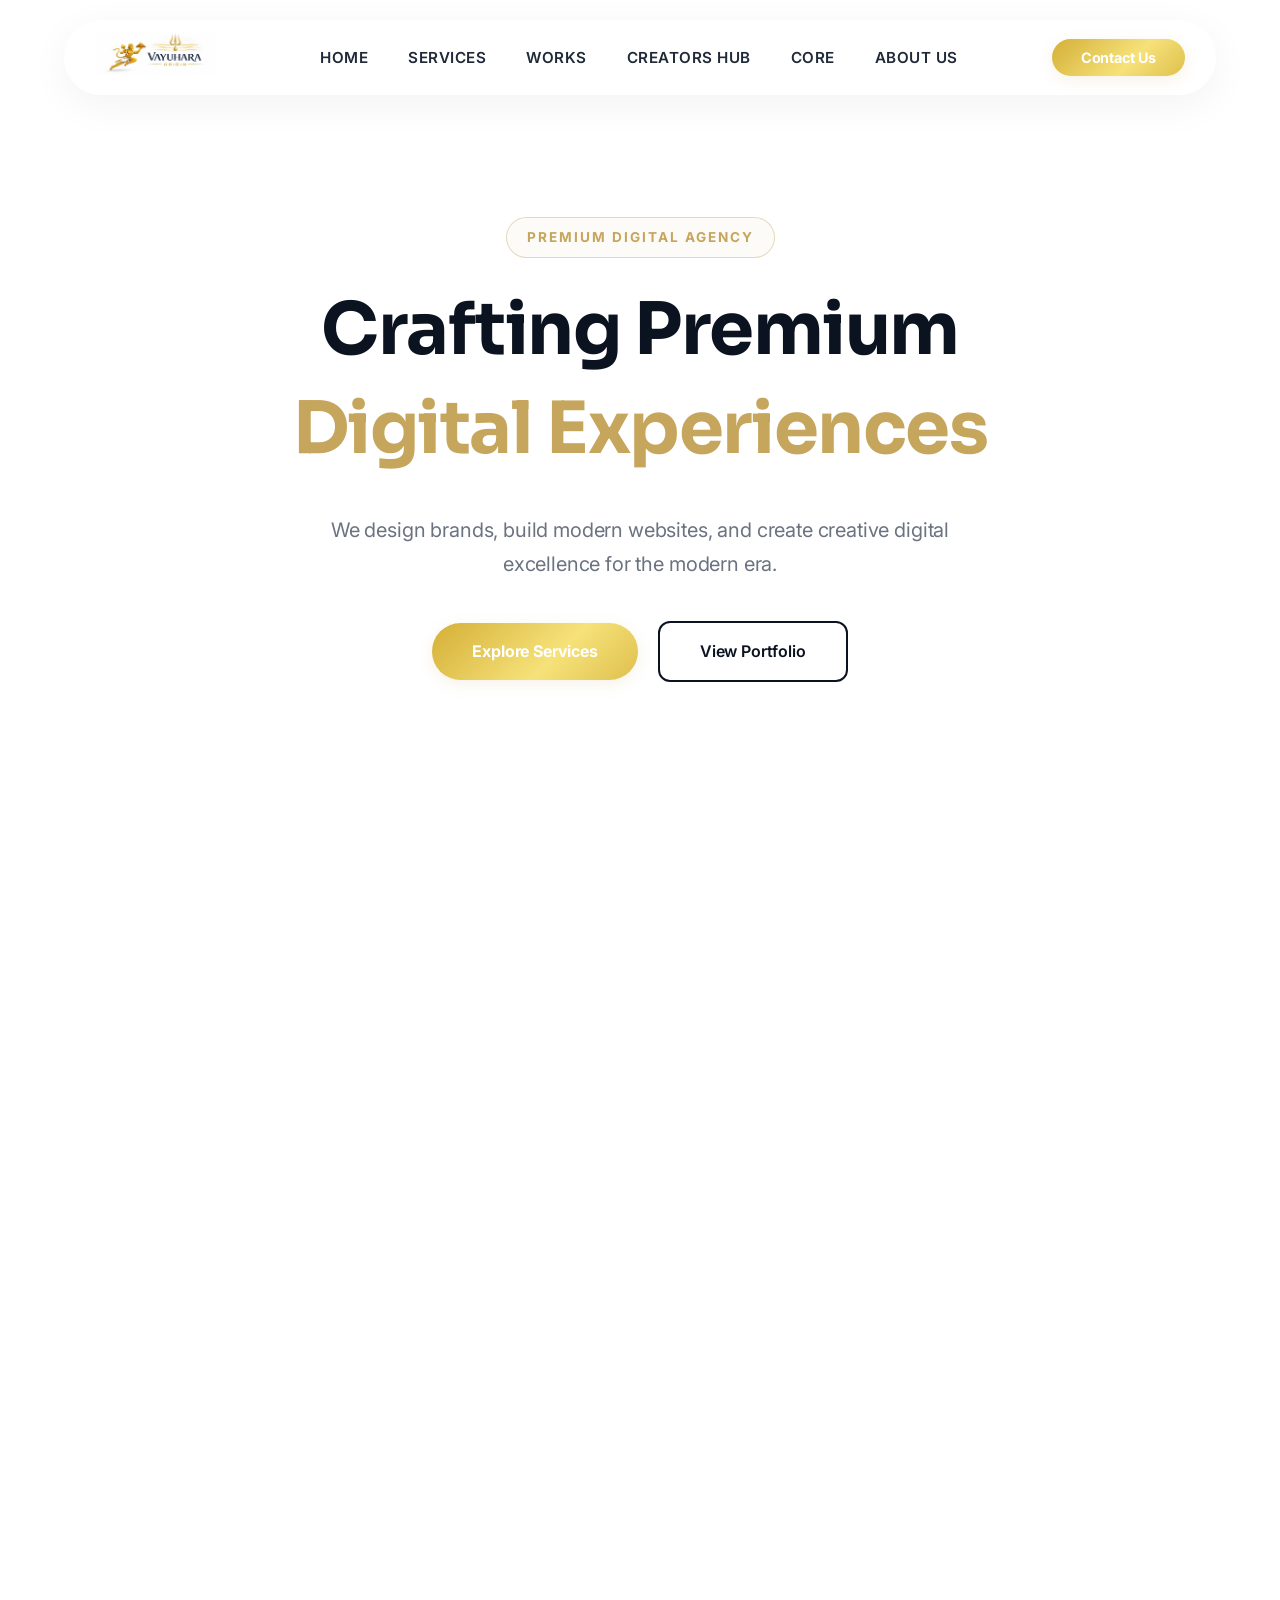
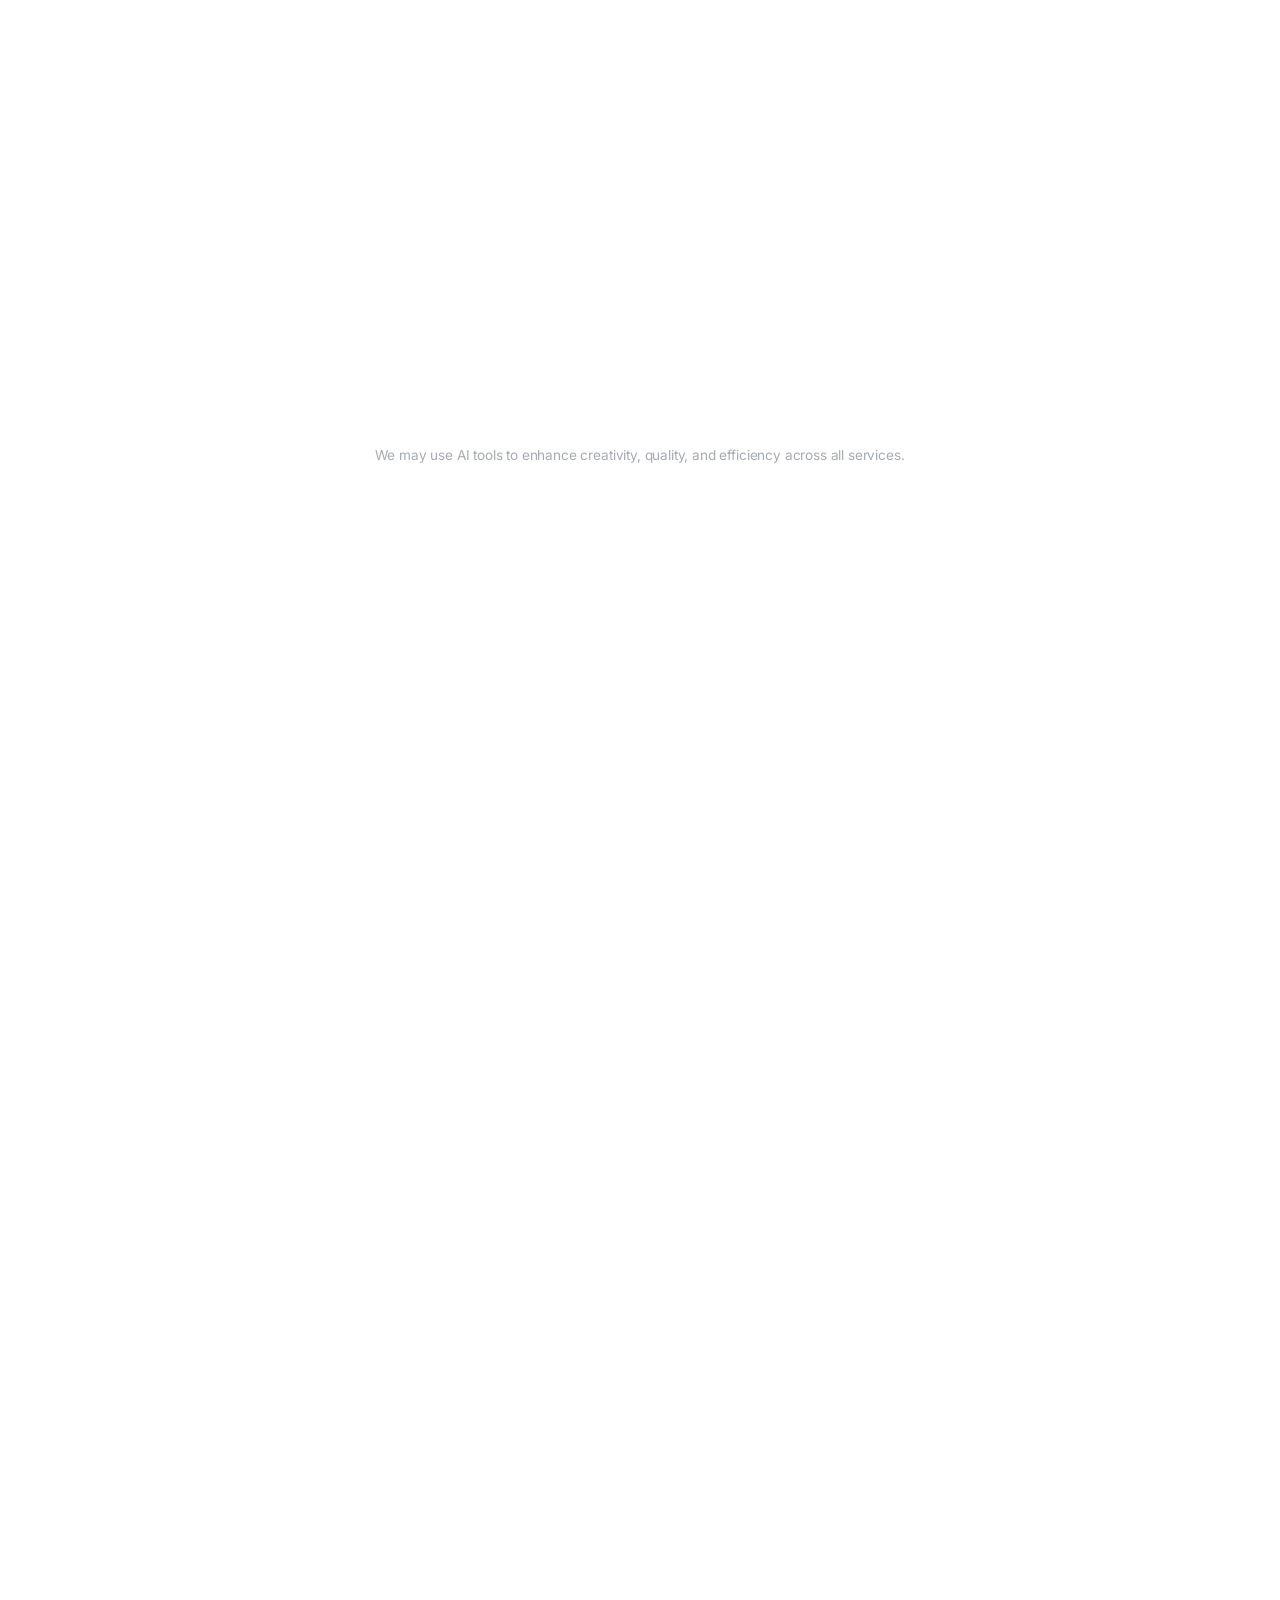
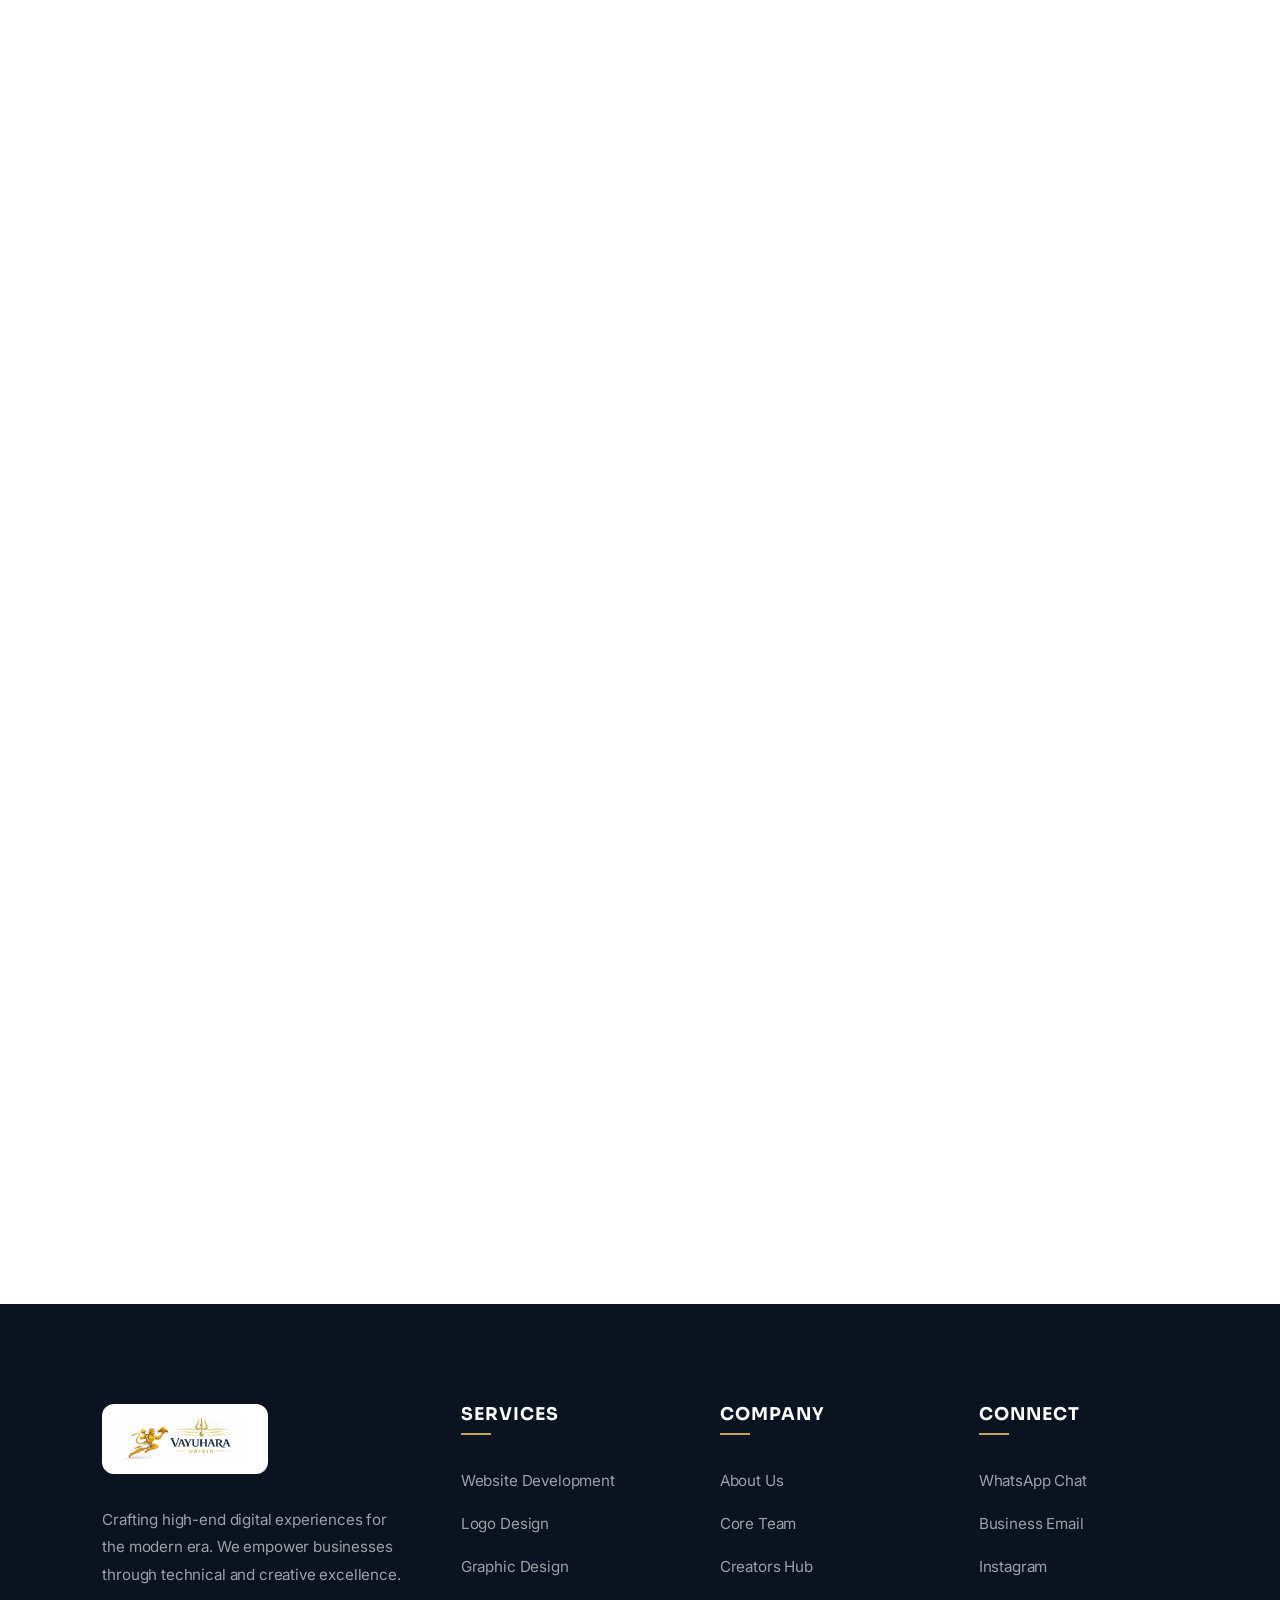
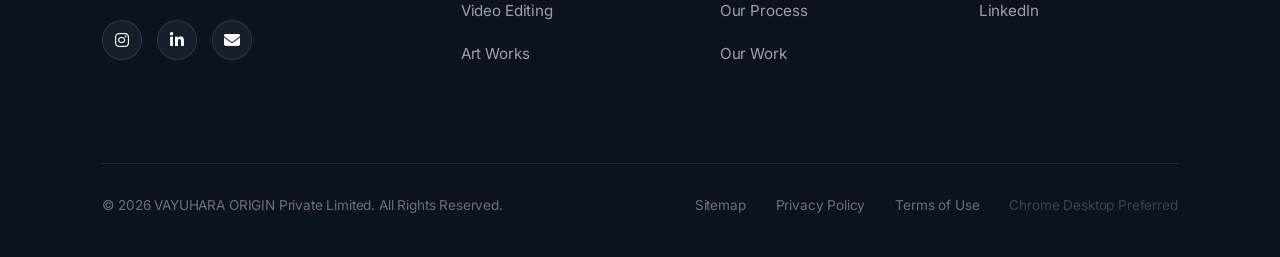
<file: index.html>
<!DOCTYPE html>
<html lang="en">
<head>
    <meta name="viewport" content="width=device-width, initial-scale=1.0">
    <meta charset="UTF-8">
    <title>VAYUHARA ORIGIN | Premium Digital Creative Agency</title>
    <meta name="description" content="VAYUHARA ORIGIN is a premium digital agency specializing in Web Development, Logo Design, Graphic Design, Video Editing, and Art Works for startups and brands.">
    <meta name="keywords" content="Creative Agency, Digital Agency, Web Development, Logo Design, Video Editing, Hyderabad Agency, Vayuhara Origin">
    
    <!-- Open Graph / Facebook -->
    <meta property="og:type" content="website">
    <meta property="og:url" content="https://vayuharaorigin.com/">
    <meta property="og:title" content="VAYUHARA ORIGIN | Premium Digital Creative Agency">
    <meta property="og:description" content="Crafting high-end digital experiences. Branding, Websites, and Content Creation.">
    <meta property="og:image" content="final logo 1.jpeg">

    <!-- Favicon Icon -->
    <link rel="icon" type="image/jpeg" href="final logo 1.jpeg">
    <!-- Font Awesome -->
    <link rel="stylesheet" href="https://cdnjs.cloudflare.com/ajax/libs/font-awesome/6.4.0/css/all.min.css">
    <!-- Fonts -->
    <link rel="preconnect" href="https://fonts.googleapis.com">
    <link rel="preconnect" href="https://fonts.gstatic.com" crossorigin>
    <link href="https://fonts.googleapis.com/css2?family=Inter:wght@400;500;600&family=Sora:wght@600;700;800&display=swap" rel="stylesheet">
    <!-- Custom CSS -->
    <link rel="stylesheet" href="style.css">
</head>
<body>

    <div id="scroll-progress"></div>
    <div id="back-to-top"><i class="fas fa-arrow-up"></i></div>
    <!-- Floating Glassmorphism Pill Navbar -->
    <nav id="main-nav" class="pill-nav">
        <a href="#hero" class="logo">
            <img src="final logo 1.jpeg" alt="VAYUHARA ORIGIN">
        </a>
        
        <ul class="nav-links">
            <li><a href="#hero">Home</a></li>
            <li><a href="#services">Services</a></li>
            <li><a href="#portfolio">Works</a></li>
            <li><a href="#creators-hub">Creators Hub</a></li>
            <!-- <li><a href="#reviews">Reviews</a></li> -->
            <li><a href="#core">Core</a></li>
            <li><a href="#about">About Us</a></li>
        </ul>
        
        <a href="#contact" class="btn btn-primary nav-cta">Contact Us</a>

        <div class="mobile-menu-btn" id="mobile-menu-btn">
            <i class="fas fa-bars"></i>
        </div>
    </nav>
    
    <!-- Mobile Menu Overlay -->
    <div class="mobile-overlay" id="mobile-overlay">
        <button class="close-menu" id="close-menu">&times;</button>
        <ul class="mobile-links">
            <li><a href="#hero" class="mobile-link">Home</a></li>
            <li><a href="#services" class="mobile-link">Services</a></li>
            <li><a href="#portfolio" class="mobile-link">Works</a></li>
            <li><a href="#creators-hub" class="mobile-link">Creators Hub</a></li>
            <!-- <li><a href="#reviews" class="mobile-link">Reviews</a></li> -->
            <li><a href="#core" class="mobile-link">Core</a></li>
            <li><a href="#about" class="mobile-link">About Us</a></li>
            <li><a href="#contact" class="mobile-link">Contact Us</a></li>
        </ul>
    </div>

    <!-- Centered Hero Section -->
    <section class="hero scattered-hero" id="hero">
        <div class="hero-content-center reveal">
            <div class="hero-chip">Premium Digital Agency</div>
            <h1 class="hero-title">
                <span class="text-mask"><span class="text-reveal">Crafting Premium</span></span><br>
                <span class="text-mask"><span class="text-reveal" style="color: var(--accent);">Digital Experiences</span></span>
            </h1>
            <p class="hero-subtitle">We design brands, build modern websites, and create creative digital excellence for the modern era.</p>
            <div class="cta-group center-cta">
                <a href="#services" class="btn btn-primary">Explore Services</a>
                <a href="#portfolio" class="btn btn-outline" style="border: 2px solid var(--primary); color: var(--primary);">View Portfolio</a>
            </div>
        </div>
    </section>


    <!-- Services Section (Agency Layout) -->
    <section class="services" id="services" style="padding: 100px 8%; background: var(--white);">
        <div class="section-head reveal" style="text-align: center; margin-bottom: 80px;">
            <h2 style="font-size: 2.8rem; margin-bottom: 1rem;">
                <span class="text-mask"><span class="text-reveal">Our Services</span></span>
            </h2>
            <div class="accent-line"></div>
        </div>

        <div class="services-grid">
            <div class="service-card reveal delay-1">
                <div class="service-icon"><i class="fas fa-laptop-code"></i></div>
                <h3>Website Development</h3>
                <p>Modern, responsive, and professional websites tailored to your business needs.</p>
            </div>
            <div class="service-card reveal delay-2">
                <div class="service-icon"><i class="fas fa-vector-square"></i></div>
                <h3>Logo Design</h3>
                <p>Iconic visual identities that capture your brand's essence and luxury status.</p>
            </div>
            <div class="service-card reveal delay-3">
                <div class="service-icon"><i class="fas fa-bezier-curve"></i></div>
                <h3>Graphic Design</h3>
                <p>Stunning visual assets for digital and print marketing excellence.</p>
            </div>
            <div class="service-card reveal delay-4">
                <div class="service-icon"><i class="fas fa-photo-video"></i></div>
                <h3>Video Editing</h3>
                <p>Professional video storytelling and high-end cinematic content quality.</p>
            </div>
            <div class="service-card reveal delay-5">
                <div class="service-icon"><i class="fas fa-pencil-ruler"></i></div>
                <h3>Art Works</h3>
                <p>Bespoke digital illustrations and visual masterpieces for your creative brand.</p>
            </div>
            <div class="service-card reveal delay-6">
                <div class="service-icon"><i class="fas fa-file-invoice"></i></div>
                <h3>Poster Design</h3>
                <p>Eye-catching posters and promotional materials designed to get your brand noticed.</p>
            </div>
        </div>

        <div class="services-disclaimer reveal" style="text-align: center; margin-top: 80px; opacity: 0.6; font-size: 0.85rem; color: var(--text-light); max-width: 700px; margin-left: auto; margin-right: auto; line-height: 1.6;">
            We may use AI tools to enhance creativity, quality, and efficiency across all services.
        </div>
    </section>


    <!-- Portfolio Section (Interactive Folder System) -->
    <section class="portfolio reveal" id="portfolio">
        <div class="section-head">
            <h2>Our Work</h2>
            <div class="accent-line"></div>
        </div>
        
        <div class="portfolio-grid">
            <a href="logo-design.html" class="portfolio-card folder-clickable reveal delay-1">
                <i class="fas fa-compass-drafting"></i>
                <h3>Logos & Posters</h3>
                <span class="folder-status">Explore</span>
            </a>
            <a href="graphic-design.html" class="portfolio-card reveal folder-clickable delay-2">
                <i class="fas fa-layer-group"></i>
                <h3>Graphic Design</h3>
                <span class="folder-status">Explore</span>
            </a>
            <a href="video-editing.html" class="portfolio-card reveal folder-clickable delay-3">
                <i class="fas fa-play-circle"></i>
                <h3>Video Editing</h3>
                <span class="folder-status">Explore</span>
            </a>
            <a href="art-works.html" class="portfolio-card reveal folder-clickable delay-4">
                <i class="fas fa-swatchbook"></i>
                <h3>Art Works</h3>
                <span class="folder-status">Explore</span>
            </a>
        </div>
    </section>

    <!-- Creators Hub Section -->
    <section class="creators-hub reveal" id="creators-hub" style="padding: 100px 8%; background: var(--white);">
        <div class="section-head reveal" style="text-align: center; margin-bottom: 80px;">
            <h2 style="font-size: 2.8rem; margin-bottom: 1rem;">
                <span class="text-mask"><span class="text-reveal">Creators Hub</span></span>
            </h2>
            <div class="accent-line"></div>
        </div>

        <div class="hub-grid">
            <div class="hub-card reveal delay-1">
                <div class="hub-icon"><img src="harsha.jpg" alt="Harsha Vardhan" style="width: 100%; height: 100%; object-fit: cover;"></div>
                <h3><a href="harsha-vardhan.html" target="_blank" style="color: inherit; text-decoration: none; transition: var(--transition);" onmouseover="this.style.color='var(--accent)'" onmouseout="this.style.color='inherit'">Harsha Vardhan</a></h3>
                <p class="role-text" style="color: var(--accent); font-weight: 600; margin-bottom: 0.5rem; font-size: 0.9rem;">Digital Creator</p>
                <p>Visual creator with 4+ years of experience in editing and VFX. Creator of POVs Matter.</p>
                <a href="harsha-vardhan.html" target="_blank" class="hub-link">View Profile <i class="fas fa-arrow-right"></i></a>
            </div>
            <!-- 
            <div class="hub-card reveal delay-2">
                <div class="hub-icon"><i class="fas fa-user-circle"></i></div>
                <h3><a href="rohith.html" target="_blank" style="color: inherit; text-decoration: none; transition: var(--transition);" onmouseover="this.style.color='var(--accent)'" onmouseout="this.style.color='inherit'">Rohith</a></h3>
                <p class="role-text" style="color: var(--accent); font-weight: 600; margin-bottom: 0.5rem; font-size: 0.9rem;">Digital Creator</p>
                <p>Specializing in modern design and dynamic media experiences.</p>
                <a href="rohith.html" target="_blank" class="hub-link">View Profile <i class="fas fa-arrow-right"></i></a>
            </div>
            
            <div class="hub-card reveal delay-3">
                <div class="hub-icon"><i class="fas fa-user-circle"></i></div>
                <h3><a href="narasimha.html" target="_blank" style="color: inherit; text-decoration: none; transition: var(--transition);" onmouseover="this.style.color='var(--accent)'" onmouseout="this.style.color='inherit'">Narasimha</a></h3>
                <p class="role-text" style="color: var(--accent); font-weight: 600; margin-bottom: 0.5rem; font-size: 0.9rem;">Digital Creator</p>
                <p>Crafting stunning visual experiences and high-quality creative assets.</p>
                <a href="narasimha.html" target="_blank" class="hub-link">View Profile <i class="fas fa-arrow-right"></i></a>
            </div>
            -->
        </div>
        
        <!--
        <div class="cta-group reveal" style="display: flex; justify-content: center; margin-top: 60px;">
            <a href="#contact" class="btn btn-primary">Join the Hub</a>
        </div>
        -->
    </section>

    <!-- About Section (Final Professional Layout) -->
    <section class="about reveal" id="about" style="padding: 100px 8%; background: var(--bg-soft);">
        <div class="about-text" style="text-align: center; max-width: 900px; margin: 0 auto;">
            <div class="accent-line" style="margin-bottom: 2rem;"></div>
            <h2 style="font-size: 2.8rem; margin-bottom: 2.5rem; line-height: 1.2;">About <span style="color: var(--accent);">VAYUHARA ORIGIN</span></h2>
            
            <p style="font-size: 1.15rem; color: var(--text-light); margin-bottom: 1.5rem; line-height: 1.8;">VAYUHARA ORIGIN is a growing startup providing creative digital solutions to help businesses build a strong online presence. We specialize in website development, branding, graphic design, social media creatives, and video editing, delivering clean and modern results tailored for startups and growing brands.</p>
            
            <p style="font-size: 1.15rem; color: var(--text-light); margin-bottom: 2.5rem; line-height: 1.8;">Under the visionary leadership of our CEOs, <strong>SAHADEVAIAH MUKKARA</strong> and <strong>RAMADEVI MUKKARA</strong>, and founded by <strong>PADMA TEJA MUKKARA</strong> and <strong>YASHWANTH MUKKARA</strong>, our mission is to support businesses with reliable, affordable, and professional digital services that help them grow with confidence.</p>
            
            <p style="font-size: 1.15rem; color: var(--primary); font-weight: 600; line-height: 1.8; background: var(--white); padding: 15px 30px; border-radius: 50px; display: inline-block; box-shadow: 0 10px 30px rgba(0,0,0,0.03);">
                <i class="fas fa-envelope" style="color: var(--accent); margin-right: 10px;"></i> Business enquiries: <a href="mailto:vayuharaorigin@gmail.com" style="color: inherit; text-decoration: none; transition: all 0.3s ease;" onmouseover="this.style.color='var(--accent)'" onmouseout="this.style.color='inherit'">vayuharaorigin@gmail.com</a>
            </p>

        </div>
    </section>

    <!-- Core Team Section -->
    <section class="core-team reveal" id="core" style="padding: 100px 8%; background: var(--bg-white);">
        <div class="section-head reveal" style="text-align: center; margin-bottom: 80px;">
            <h2 style="font-size: 2.8rem; margin-bottom: 1rem;">
                <span class="text-mask"><span class="text-reveal">Our Core</span></span>
            </h2>
            <div class="accent-line"></div>
        </div>

        <div class="team-grid">
            <div class="team-card reveal delay-1">
                <div class="team-img-wrapper">
                    <img src="founder.jpg" alt="Padma Teja Mukkara">
                </div>
                <div class="team-info">
                    <h3>Padma Teja Mukkara</h3>
                    <p class="team-role">Founder</p>
                </div>
            </div>

            <div class="team-card reveal delay-2">
                <div class="team-img-wrapper">
                    <img src="cofounder.jpg" alt="Yashwanth Mukkara">
                </div>
                <div class="team-info">
                    <h3>Yashwanth Mukkara</h3>
                    <p class="team-role">Co-Founder</p>
                </div>
            </div>

            <div class="team-card reveal delay-3">
                <div class="team-img-wrapper">
                    <img src="director_divya.png" alt="Divya Sree Mukkara">
                </div>
                <div class="team-info">
                    <h3>Divya Sree Mukkara</h3>
                    <p class="team-role">Director</p>
                </div>
            </div>
        </div>
    </section>

    <!-- Process Section (Horizontal Premium Timeline) -->
    <section class="process reveal" id="process" style="padding: 120px 8%; background: var(--white);">
        <div class="section-head" style="text-align: center; margin-bottom: 40px;">
            <h2 style="font-size: 2.8rem;">Our Process</h2>
            <div class="accent-line"></div>
        </div>
        <div class="process-horizontal">
            <div class="process-step reveal">
                <div class="step-number">01</div>
                <h3>Discovery</h3>
                <p>Establishing digital strategy and high-end project goals.</p>
            </div>
            <div class="process-step reveal">
                <div class="step-number">02</div>
                <h3>Design</h3>
                <p>Crafting initial luxury concepts and premium visual strategy.</p>
            </div>
            <div class="process-step reveal">
                <div class="step-number">03</div>
                <h3>Development</h3>
                <p>Building world-class digital assets with technical precision.</p>
            </div>
            <div class="process-step reveal">
                <div class="step-number">04</div>
                <h3>Launch</h3>
                <p>Delivering high-quality final content and brand deployment.</p>
            </div>
        </div>
    </section>


    <!-- Client Reviews Section (Hidden for now) -->
    <section class="reviews reveal" id="reviews" style="display: none; padding: 120px 8%; background: var(--bg-soft);">
        <div class="section-head" style="text-align: center; margin-bottom: 60px;">
            <h2 style="font-size: 2.8rem;">Client Reviews</h2>
            <div class="accent-line"></div>
        </div>
        
        <div class="reviews-grid">
            <!-- Review 1 -->
            <div class="review-card reveal delay-1">
                <div class="review-stars">
                    <i class="fas fa-star"></i><i class="fas fa-star"></i><i class="fas fa-star"></i><i class="fas fa-star"></i><i class="fas fa-star"></i>
                </div>
                <p class="review-text">"The movie end credits you edited for us are world-class. The motion graphics and timing were exactly what we needed for the big screen. Great work Vayuhara team!"</p>
                <div class="client-meta">
                    <div class="client-avatar">S</div>
                    <div class="client-details">
                        <h4>Surya</h4>
                        <span>Film Maker</span>
                    </div>
                </div>
            </div>

            <!-- Review 2 -->
            <div class="review-card reveal delay-2">
                <div class="review-stars">
                    <i class="fas fa-star"></i><i class="fas fa-star"></i><i class="fas fa-star"></i><i class="fas fa-star"></i><i class="fas fa-star-half-alt"></i>
                </div>
                <p class="review-text">"Our digital wedding invitation video came out so beautifully. Everyone in the family loved the design and the music sync. Thank you for making our special day even better!"</p>
                <div class="client-meta">
                    <div class="client-avatar">AN</div>
                    <div class="client-details">
                        <h4>Anil Naidu</h4>
                        <span>Individual Client</span>
                    </div>
                </div>
            </div>

            <!-- Review 3 -->
            <div class="review-card reveal delay-3">
                <div class="review-stars">
                    <i class="fas fa-star"></i><i class="fas fa-star"></i><i class="fas fa-star"></i><i class="fas fa-star"></i><i class="far fa-star"></i>
                </div>
                <p class="review-text">"The posters and motion graphics for my short film were brilliant. The end credits also tied the entire film together perfectly. Really impressed with your creative vision!"</p>
                <div class="client-meta">
                    <div class="client-avatar">D</div>
                    <div class="client-details">
                        <h4>Dinesh</h4>
                        <span>Short Film Director</span>
                    </div>
                </div>
            </div>
        </div>
    </section>

    <!-- Brand CTA Section -->
    <section class="cta-section reveal">
        <h2 style="font-weight: 800;">Ready to Build Your Brand?</h2>
        <p>Join our growing network of clients and transform your brand with world-class digital excellence.</p>
        <a href="#contact" class="btn btn-primary" style="padding: 1.2rem 3rem;">Contact Us</a>
    </section>


    <!-- Testimonials Section -->
    <section class="section" id="testimonials">
        <div class="section-header reveal">
            <span class="section-tag">Testimonials</span>
            <h2 class="section-title">What Our Clients Say</h2>
            <div class="accent-line"></div>
        </div>

        <div class="testimonials-container reveal">
            <div class="testimonial-card">
                <p class="testimonial-text">"The motion posters they created for my short films were absolutely cinematic. Vayuhara Origin brought my vision to life with stunning visual storytelling."</p>
                <div class="client-info">
                    <div class="client-details">
                        <div class="client-name">Dinesh</div>
                        <div class="client-role">Short Film Director — Motion Posters & Promotions</div>
                    </div>
                </div>
            </div>
            <div class="testimonial-card">
                <p class="testimonial-text">"They edited my 3-minute short film and crafted the end credits with such precision and style. Every frame felt intentional and professional."</p>
                <div class="client-info">
                    <div class="client-details">
                        <div class="client-name">Surya</div>
                        <div class="client-role">Short Film Maker — Film Edit & End Credits</div>
                    </div>
                </div>
            </div>
            <div class="testimonial-card">
                <p class="testimonial-text">"Our wedding invitation video was beautifully crafted — elegant, emotional, and exactly what we dreamed of. Truly a memorable keepsake."</p>
                <div class="client-info">
                    <div class="client-details">
                        <div class="client-name">Kiran & Priya</div>
                        <div class="client-role">Wedding Invitation Video</div>
                    </div>
                </div>
            </div>
        </div>
    </section>

    <!-- Contact Section -->
    <section class="contact reveal" id="contact">
        <div class="section-head">
            <h2>Reach Us</h2>
            <p style="margin-top: 1rem; color: var(--text-light); max-width: 600px; margin-left: auto; margin-right: auto; font-size: 1.1rem;">Let's discuss your ideas and bring them to life.</p>
            <div class="accent-line"></div>
        </div>

        <div class="contact-grid reveal">
            <!-- Left Side: Contact Info & Services -->
            <div class="contact-info">
                <div class="info-group">
                    <h3>Contact Information</h3>
                    <p><i class="fas fa-envelope"></i> <a href="mailto:vayuharaorigin@gmail.com" style="color: inherit; text-decoration: none; transition: color 0.3s ease;" onmouseover="this.style.color='var(--primary)'" onmouseout="this.style.color='inherit'">vayuharaorigin@gmail.com</a></p>
                    <p><i class="fas fa-phone"></i> <a href="tel:+919063996713" style="color: inherit; text-decoration: none; transition: color 0.3s ease;" onmouseover="this.style.color='var(--primary)'" onmouseout="this.style.color='inherit'">+91 9063996713</a> <span style="font-size: 0.85rem; color: var(--accent); font-weight: 600; margin-left: 5px;">(WhatsApp msgs & calls only)</span></p>
                    <!-- WhatsApp Direct Button -->
                    <a href="https://wa.me/919063996713?text=Hi%20Vayuhara%20Origin%2C%20I%20would%20like%20to%20inquire%20about%20your%20services." target="_blank" rel="noopener noreferrer" id="whatsapp-direct-btn" style="display: inline-flex; align-items: center; gap: 10px; margin-top: 1.2rem; padding: 14px 28px; background: #25D366; color: #fff; font-weight: 700; font-size: 1rem; border-radius: 30px; text-decoration: none; box-shadow: 0 6px 20px rgba(37,211,102,0.3); transition: all 0.3s ease;" onmouseover="this.style.transform='translateY(-3px)'; this.style.boxShadow='0 10px 30px rgba(37,211,102,0.45)';" onmouseout="this.style.transform='none'; this.style.boxShadow='0 6px 20px rgba(37,211,102,0.3)';">
                        <i class="fab fa-whatsapp" style="font-size: 1.5rem;"></i> Chat on WhatsApp
                    </a>

                    <div style="margin-top: 1rem; display: flex; gap: 12px; flex-wrap: wrap;">
                        <a href="https://www.instagram.com/vayuhara.origin?igsh=c3M5eHlwMWFlYTZ4" target="_blank" rel="noopener noreferrer" style="display: inline-flex; align-items: center; padding: 10px 20px; background: linear-gradient(45deg, #f09433 0%, #e6683c 25%, #dc2743 50%, #cc2366 75%, #bc1888 100%); color: #fff; font-weight: 600; border-radius: 30px; text-decoration: none; transition: all 0.3s ease;" onmouseover="this.style.boxShadow='0 8px 25px rgba(225, 48, 108, 0.4)'; this.style.transform='translateY(-3px)';" onmouseout="this.style.boxShadow='none'; this.style.transform='none';">
                            <i class="fab fa-instagram" style="font-size: 1.2rem; margin-right: 8px;"></i> Instagram
                        </a>
                        <a href="https://www.linkedin.com/in/vayuharaorigin/" target="_blank" rel="noopener noreferrer" style="display: inline-flex; align-items: center; padding: 10px 20px; background: #0a66c2; color: #fff; font-weight: 600; border-radius: 30px; text-decoration: none; transition: all 0.3s ease;" onmouseover="this.style.boxShadow='0 8px 25px rgba(10, 102, 194, 0.4)'; this.style.transform='translateY(-3px)';" onmouseout="this.style.boxShadow='none'; this.style.transform='none';">
                            <i class="fab fa-linkedin" style="font-size: 1.2rem; margin-right: 8px;"></i> LinkedIn
                        </a>
                    </div>
                </div>
                
                <div class="info-group">
                    <h3>Services</h3>
                    <ul class="contact-serviceslist">
                        <li><i class="fas fa-drafting-compass"></i> Logo Design</li>
                        <li><i class="fas fa-swatchbook"></i> Artworks</li>
                        <li><i class="fas fa-play-circle"></i> Video Editing</li>
                        <li><i class="fas fa-network-wired"></i> Website Developing</li>
                        <li><i class="fas fa-object-group"></i> Digital Design</li>
                    </ul>
                </div>

                <p class="ai-disclaimer">
                    <i class="fas fa-wand-magic-sparkles"></i>
                    We may use AI tools to enhance quality, creativity, and efficiency across any of the above services.
                </p>
            </div>

            <!-- Right Side: WhatsApp Inquiry Form -->
            <div class="contact-form-card">

                <!-- How it works badge -->
                <div style="display:flex; align-items:center; gap:10px; background:#f0fdf4; border:1px solid #bbf7d0; border-radius:12px; padding:12px 16px; margin-bottom:1.8rem;">
                    <i class="fab fa-whatsapp" style="color:#25D366; font-size:1.4rem; flex-shrink:0;"></i>
                    <p style="font-size:0.82rem; color:#166534; margin:0; line-height:1.5;">Fill the form below and click <strong>Send via WhatsApp</strong> — your message will open directly in WhatsApp, ready to send to us instantly.</p>
                </div>

                <form id="whatsapp-form" onsubmit="sendViaWhatsApp(event)">
                    <div class="form-group">
                        <label>Your Name</label>
                        <input type="text" id="wa-name" class="form-control" placeholder="John Doe" required>
                    </div>
                    <div class="form-group">
                        <label>Service Interested In</label>
                        <select id="wa-service" class="form-control" required style="cursor:pointer; appearance:auto;">
                            <option value="" disabled selected>Select a service...</option>
                            <option value="Logo Design">Logo Design</option>
                            <option value="Graphic Design">Graphic Design</option>
                            <option value="Poster Design">Poster Design</option>
                            <option value="Video Editing">Video Editing</option>
                            <option value="Art Works">Art Works</option>
                            <option value="Web Development">Web Development</option>
                            <option>Other</option>
                        </select>
                    </div>
                    <div class="form-group">
                        <label>Your Message</label>
                        <textarea id="wa-message" class="form-control" rows="4" placeholder="Tell us about your project..." required></textarea>
                    </div>
                    <button type="submit" class="btn btn-primary" style="width:100%; justify-content:center; background: linear-gradient(135deg,#25D366,#128C7E); font-size:1rem;">
                        <i class="fab fa-whatsapp" style="font-size:1.3rem;"></i> Send via WhatsApp
                    </button>
                    <p style="text-align:center; font-size:0.78rem; color:var(--text-light); margin-top:1rem; opacity:0.7;">
                        <i class="fas fa-lock" style="color:var(--accent);"></i> Your message goes directly to our WhatsApp — no middleman.
                    </p>
                </form>
            </div>
        </div>
    </section>

    <!-- Premium Footer Sitemap -->
    <footer class="footer-premium">
        <div class="footer-inner">
            <div class="footer-main-grid">
                <!-- Column 1: Brand -->
                <div class="footer-col brand-col">
                    <div class="logo-wrap" style="background: white; padding: 10px; border-radius: 12px; display: inline-block; margin-bottom: 1.5rem;">
                        <img src="final logo 1.jpeg" alt="VAYUHARA ORIGIN" class="footer-logo" style="height: 50px; margin-bottom: 0;">
                    </div>
                    <p>Crafting high-end digital experiences for the modern era. We empower businesses through technical and creative excellence.</p>
                    <div class="footer-socials">
                        <a href="https://www.instagram.com/vayuhara.origin?igsh=c3M5eHlwMWFlYTZ4" target="_blank" rel="noopener noreferrer"><i class="fab fa-instagram"></i></a>
                        <a href="https://www.linkedin.com/in/vayuharaorigin/" target="_blank" rel="noopener noreferrer"><i class="fab fa-linkedin-in"></i></a>
                        <a href="mailto:vayuharaorigin@gmail.com"><i class="fas fa-envelope"></i></a>
                    </div>
                </div>

                <!-- Column 2: Services -->
                <div class="footer-col">
                    <h4 class="footer-title">Services</h4>
                    <ul class="footer-links">
                        <li><a href="#services">Website Development</a></li>
                        <li><a href="#services">Logo Design</a></li>
                        <li><a href="#services">Graphic Design</a></li>
                        <li><a href="#services">Video Editing</a></li>
                        <li><a href="#services">Art Works</a></li>
                    </ul>
                </div>

                <!-- Column 3: Company -->
                <div class="footer-col">
                    <h4 class="footer-title">Company</h4>
                    <ul class="footer-links">
                        <li><a href="#about">About Us</a></li>
                        <li><a href="#core">Core Team</a></li>
                        <li><a href="#creators-hub">Creators Hub</a></li>
                        <li><a href="#process">Our Process</a></li>
                        <li><a href="#portfolio">Our Work</a></li>
                    </ul>
                </div>

                <!-- Column 4: Connect -->
                <div class="footer-col">
                    <h4 class="footer-title">Connect</h4>
                    <ul class="footer-links">
                        <li><a href="https://wa.me/919063996713" target="_blank" rel="noopener noreferrer">WhatsApp Chat</a></li>
                        <li><a href="mailto:vayuharaorigin@gmail.com">Business Email</a></li>
                        <li><a href="https://www.instagram.com/vayuhara.origin" target="_blank" rel="noopener noreferrer">Instagram</a></li>
                        <li><a href="https://www.linkedin.com/in/vayuharaorigin/" target="_blank" rel="noopener noreferrer">LinkedIn</a></li>
                    </ul>
                </div>
            </div>

            <div class="footer-bottom">
                <div class="footer-divider"></div>
                <div class="footer-bottom-flex">
                    <p>© 2026 VAYUHARA ORIGIN Private Limited. All Rights Reserved.</p>
                    <div class="footer-legal">
                        <a href="sitemap.html">Sitemap</a>
                        <a href="#">Privacy Policy</a>
                        <a href="#">Terms of Use</a>
                        <p class="browser-note" style="margin: 0; opacity: 0.5;">Chrome Desktop Preferred</p>
                    </div>
                </div>
            </div>
        </div>
    </footer>

    <!-- Custom JS -->
    <!-- Project Folder Modal (Gallery) -->
    <div class="modal-overlay" id="project-modal">
        <div class="modal-content">
            <button class="modal-close" onclick="closeProjectFolder()">&times;</button>
            <div class="modal-header">
                <h2 id="modal-title">Category Title</h2>
                <div class="accent-line" style="margin: 1rem 0;"></div>
            </div>
            <div class="modal-body" id="modal-grid">
                <!-- Dynamic Content (Photos/Videos) will load here -->
            </div>
        </div>
    </div>

    <script src="main.js"></script>
</body>
</html>
</file>
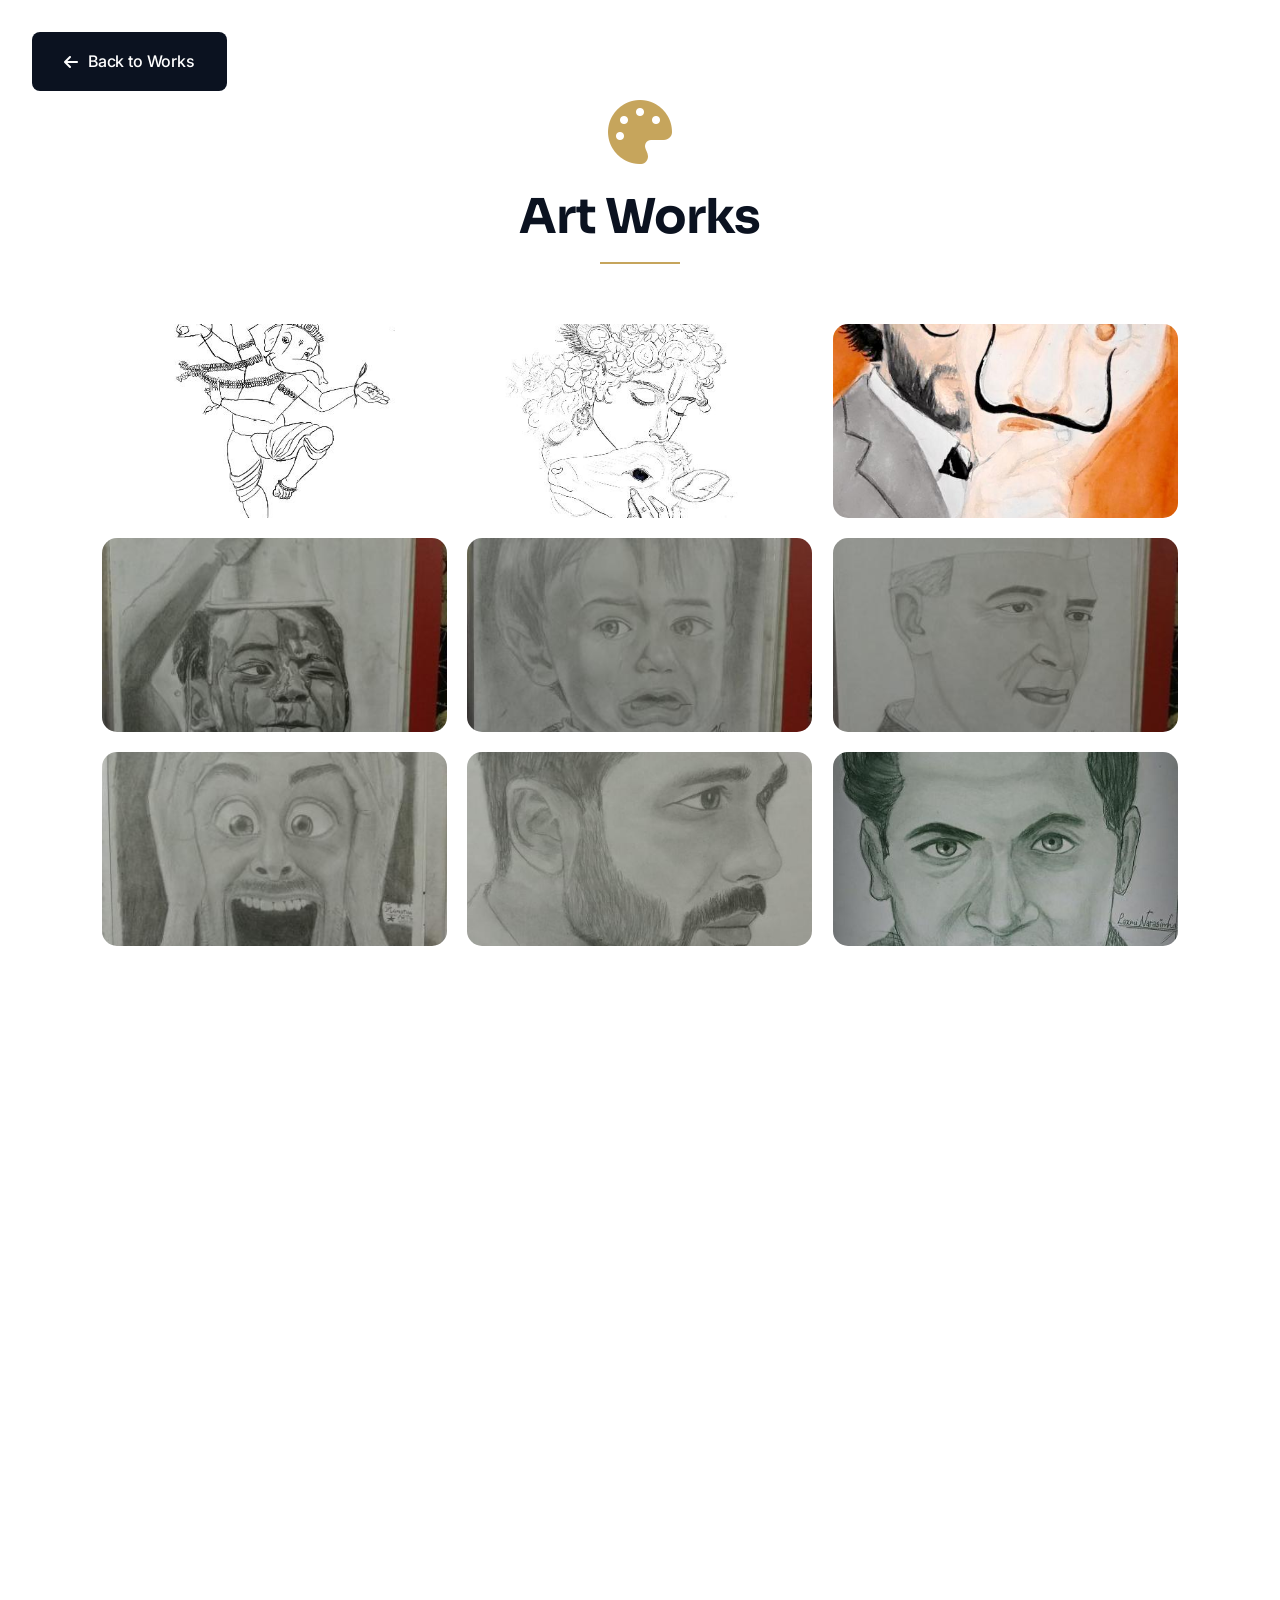
<file: art-works.html>
<!DOCTYPE html>
<html lang="en">
<head>
    <meta charset="UTF-8">
    <meta name="viewport" content="width=device-width, initial-scale=1.0">
    <title>Art Works | VAYUHARA ORIGIN</title>
    <!-- Font Awesome -->
    <link rel="stylesheet" href="https://cdnjs.cloudflare.com/ajax/libs/font-awesome/6.4.0/css/all.min.css">
    <!-- Fonts -->
    <link rel="preconnect" href="https://fonts.googleapis.com">
    <link rel="preconnect" href="https://fonts.gstatic.com" crossorigin>
    <link href="https://fonts.googleapis.com/css2?family=Inter:wght@400;500;600&family=Sora:wght@600;700;800&display=swap" rel="stylesheet">
    <!-- Custom CSS -->
    <link rel="stylesheet" href="style.css">
    <style>
        body {
            font-family: 'Inter', sans-serif;
            background-color: var(--bg-white);
        }
        h1 {
            font-family: 'Sora', sans-serif;
        }
        .back-btn {
            position: fixed;
            top: 2rem;
            left: 2rem;
            padding: 1rem 2rem;
            background: var(--primary);
            color: white;
            border-radius: 8px;
            font-weight: 500;
            text-decoration: none;
            display: flex;
            align-items: center;
            gap: 10px;
            transition: var(--transition);
            z-index: 1000;
        }
        .back-btn:hover {
            transform: translateX(-5px);
            background: var(--accent);
        }
        .portfolio-grid .work-item {
            cursor: pointer;
            transition: var(--transition);
        }
        .portfolio-grid .work-item:hover {
            transform: translateY(-5px);
            box-shadow: 0 15px 35px rgba(198, 165, 92, 0.2);
        }
        .page-cta {
            padding: 100px 8%;
            background: var(--bg-soft);
            text-align: center;
            margin-top: 80px;
        }
    </style>
</head>
<body>

    <div id="scroll-progress"></div>
    <div id="back-to-top"><i class="fas fa-arrow-up"></i></div>

    <a href="index.html#portfolio" class="back-btn">
        <i class="fas fa-arrow-left"></i> Back to Works
    </a>

    <section style="padding: 120px 8%; min-height: 100vh;">
        <div class="reveal" style="text-align: center; margin-bottom: 60px;">
            <i class="fas fa-palette" style="font-size: 4rem; color: var(--accent); margin-bottom: 1.5rem;"></i>
            <h1 style="font-size: 3rem; color: var(--primary); margin-bottom: 1rem;">Art Works</h1>
            <div class="accent-line" style="margin: 0 auto;"></div>
        </div>

        <div class="portfolio-grid" style="display: grid; grid-template-columns: repeat(auto-fill, minmax(280px, 1fr)); gap: 20px;">
            <div class="work-item reveal" onclick="openLightbox(this.querySelector('img').src)"><img src="1000944520.jpg" style="width:100%; height:100%; object-fit:cover;"></div>
            <div class="work-item reveal" onclick="openLightbox(this.querySelector('img').src)"><img src="1000944521.jpg" style="width:100%; height:100%; object-fit:cover;"></div>
            <div class="work-item reveal" onclick="openLightbox(this.querySelector('img').src)"><img src="1000945619.jpg" style="width:100%; height:100%; object-fit:cover;"></div>
            <div class="work-item reveal" onclick="openLightbox(this.querySelector('img').src)"><img src="1000945620.jpg" style="width:100%; height:100%; object-fit:cover;"></div>
            <div class="work-item reveal" onclick="openLightbox(this.querySelector('img').src)"><img src="1000945621.jpg" style="width:100%; height:100%; object-fit:cover;"></div>
            <div class="work-item reveal" onclick="openLightbox(this.querySelector('img').src)"><img src="1000945622.jpg" style="width:100%; height:100%; object-fit:cover;"></div>
            <div class="work-item reveal" onclick="openLightbox(this.querySelector('img').src)"><img src="1000945623.jpg" style="width:100%; height:100%; object-fit:cover;"></div>
            <div class="work-item reveal" onclick="openLightbox(this.querySelector('img').src)"><img src="1000945624.jpg" style="width:100%; height:100%; object-fit:cover;"></div>
            <div class="work-item reveal" onclick="openLightbox(this.querySelector('img').src)"><img src="1000945627.jpg" style="width:100%; height:100%; object-fit:cover;"></div>
            <div class="work-item reveal" onclick="openLightbox(this.querySelector('img').src)"><img src="1000945628.jpg" style="width:100%; height:100%; object-fit:cover;"></div>
            <div class="work-item reveal" onclick="openLightbox(this.querySelector('img').src)"><img src="1000945629.jpg" style="width:100%; height:100%; object-fit:cover;"></div>
            <div class="work-item reveal" onclick="openLightbox(this.querySelector('img').src)"><img src="1000945631.jpg" style="width:100%; height:100%; object-fit:cover;"></div>
            <div class="work-item reveal" onclick="openLightbox(this.querySelector('img').src)"><img src="1000945633.jpg" style="width:100%; height:100%; object-fit:cover;"></div>
            <div class="work-item reveal" onclick="openLightbox(this.querySelector('img').src)"><img src="1000945634.jpg" style="width:100%; height:100%; object-fit:cover;"></div>
            <div class="work-item reveal" onclick="openLightbox(this.querySelector('img').src)"><img src="1000945635.jpg" style="width:100%; height:100%; object-fit:cover;"></div>
            <div class="work-item reveal" onclick="openLightbox(this.querySelector('img').src)"><img src="1000945637.jpg" style="width:100%; height:100%; object-fit:cover;"></div>
            <div class="work-item reveal" onclick="openLightbox(this.querySelector('img').src)"><img src="1000945638.jpg" style="width:100%; height:100%; object-fit:cover;"></div>
            <div class="work-item reveal" onclick="openLightbox(this.querySelector('img').src)"><img src="1000945639.jpg" style="width:100%; height:100%; object-fit:cover;"></div>
            <div class="work-item reveal" onclick="openLightbox(this.querySelector('img').src)"><img src="1000945641.jpg" style="width:100%; height:100%; object-fit:cover;"></div>
            <div class="work-item reveal" onclick="openLightbox(this.querySelector('img').src)"><img src="1000945755.jpg" style="width:100%; height:100%; object-fit:cover;"></div>
            <div class="work-item reveal" onclick="openLightbox(this.querySelector('img').src)"><img src="1000946402.jpg" style="width:100%; height:100%; object-fit:cover;"></div>
            <div class="work-item reveal" onclick="openLightbox(this.querySelector('img').src)"><img src="1000947400.jpg" style="width:100%; height:100%; object-fit:cover;"></div>
            <div class="work-item reveal" onclick="openLightbox(this.querySelector('img').src)"><img src="47845.jpg" style="width:100%; height:100%; object-fit:cover;"></div>
        </div>
    </section>

    <section class="page-cta reveal">
        <h2 style="font-size: 2.5rem; margin-bottom: 1.5rem;">Need custom artwork?</h2>
        <p style="font-size: 1.2rem; color: var(--text-light); margin-bottom: 2.5rem;">Let’s create something masterpiece together.</p>
        <a href="index.html#contact" class="btn btn-primary" style="padding: 1.2rem 3rem;">Start a Project</a>
    </section>

    <script>
        function openLightbox(src) {
            const lb = document.createElement('div');
            lb.style.cssText = `position: fixed; inset: 0; background: rgba(11, 18, 32, 0.95); z-index: 10000; display: flex; align-items: center; justify-content: center; cursor: zoom-out; opacity: 0; transition: opacity 0.3s ease;`;
            lb.innerHTML = `<img src="${src}" style="max-width: 90%; max-height: 90%; border-radius: 10px; box-shadow: 0 20px 50px rgba(0,0,0,0.5);">`;
            lb.onclick = () => {
                lb.style.opacity = '0';
                setTimeout(() => lb.remove(), 300);
            };
            document.body.appendChild(lb);
            setTimeout(() => lb.style.opacity = '1', 10);
        }
    </script>
    <script src="main.js"></script>
</body>
</html>
</file>
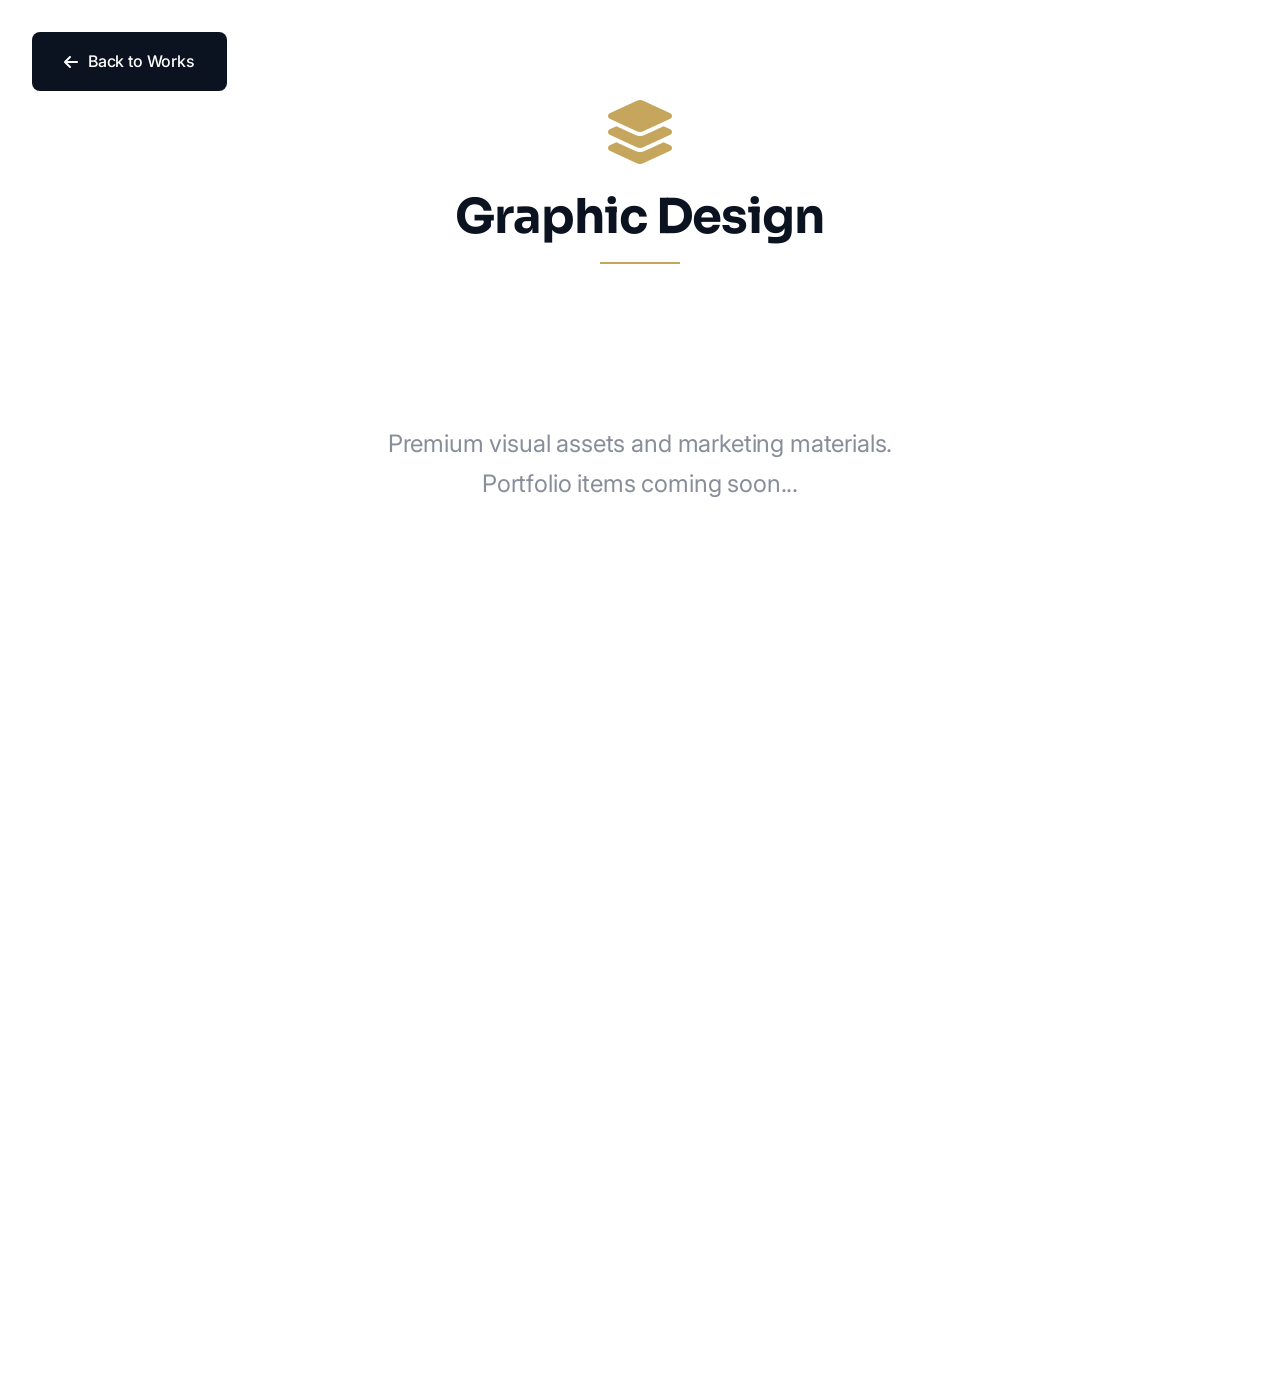
<file: graphic-design.html>
<!DOCTYPE html>
<html lang="en">
<head>
    <meta charset="UTF-8">
    <meta name="viewport" content="width=device-width, initial-scale=1.0">
    <title>Graphic Design | VAYUHARA ORIGIN</title>
    <!-- Font Awesome -->
    <link rel="stylesheet" href="https://cdnjs.cloudflare.com/ajax/libs/font-awesome/6.4.0/css/all.min.css">
    <!-- Fonts -->
    <link rel="preconnect" href="https://fonts.googleapis.com">
    <link rel="preconnect" href="https://fonts.gstatic.com" crossorigin>
    <link href="https://fonts.googleapis.com/css2?family=Inter:wght@400;500;600&family=Sora:wght@600;700;800&display=swap" rel="stylesheet">
    <!-- Custom CSS -->
    <link rel="stylesheet" href="style.css">
    <style>
        body {
            font-family: 'Inter', sans-serif;
            background-color: var(--bg-white);
        }
        h1 {
            font-family: 'Sora', sans-serif;
        }
        .back-btn {
            position: fixed;
            top: 2rem;
            left: 2rem;
            padding: 1rem 2rem;
            background: var(--primary);
            color: white;
            border-radius: 8px;
            font-weight: 500;
            text-decoration: none;
            display: flex;
            align-items: center;
            gap: 10px;
            transition: var(--transition);
            z-index: 1000;
        }
        .back-btn:hover {
            transform: translateX(-5px);
            background: var(--accent);
        }
        .page-cta {
            padding: 100px 8%;
            background: var(--bg-soft);
            text-align: center;
            margin-top: 80px;
        }
    </style>
</head>
<body>

    <div id="scroll-progress"></div>
    <div id="back-to-top"><i class="fas fa-arrow-up"></i></div>

    <a href="index.html#portfolio" class="back-btn">
        <i class="fas fa-arrow-left"></i> Back to Works
    </a>

    <section style="padding: 120px 8%; min-height: 100vh;">
        <div class="reveal" style="text-align: center; margin-bottom: 60px;">
            <i class="fas fa-layer-group" style="font-size: 4rem; color: var(--accent); margin-bottom: 1.5rem;"></i>
            <h1 style="font-size: 3rem; color: var(--primary); margin-bottom: 1rem;">Graphic Design</h1>
            <div class="accent-line" style="margin: 0 auto;"></div>
        </div>

        <div style="text-align: center; padding: 100px 20px;">
            <p style="font-size: 1.5rem; color: var(--text-light); opacity: 0.8;">Premium visual assets and marketing materials. <br>Portfolio items coming soon...</p>
        </div>
    </section>

    <section class="page-cta reveal">
        <h2 style="font-size: 2.5rem; margin-bottom: 1.5rem;">Looking for unique designs?</h2>
        <p style="font-size: 1.2rem; color: var(--text-light); margin-bottom: 2.5rem;">Let’s discuss your next project and bring your vision to life.</p>
        <a href="index.html#contact" class="btn btn-primary" style="padding: 1.2rem 3rem;">Start a Project</a>
    </section>

    <script src="main.js"></script>
</body>
</html>
</file>
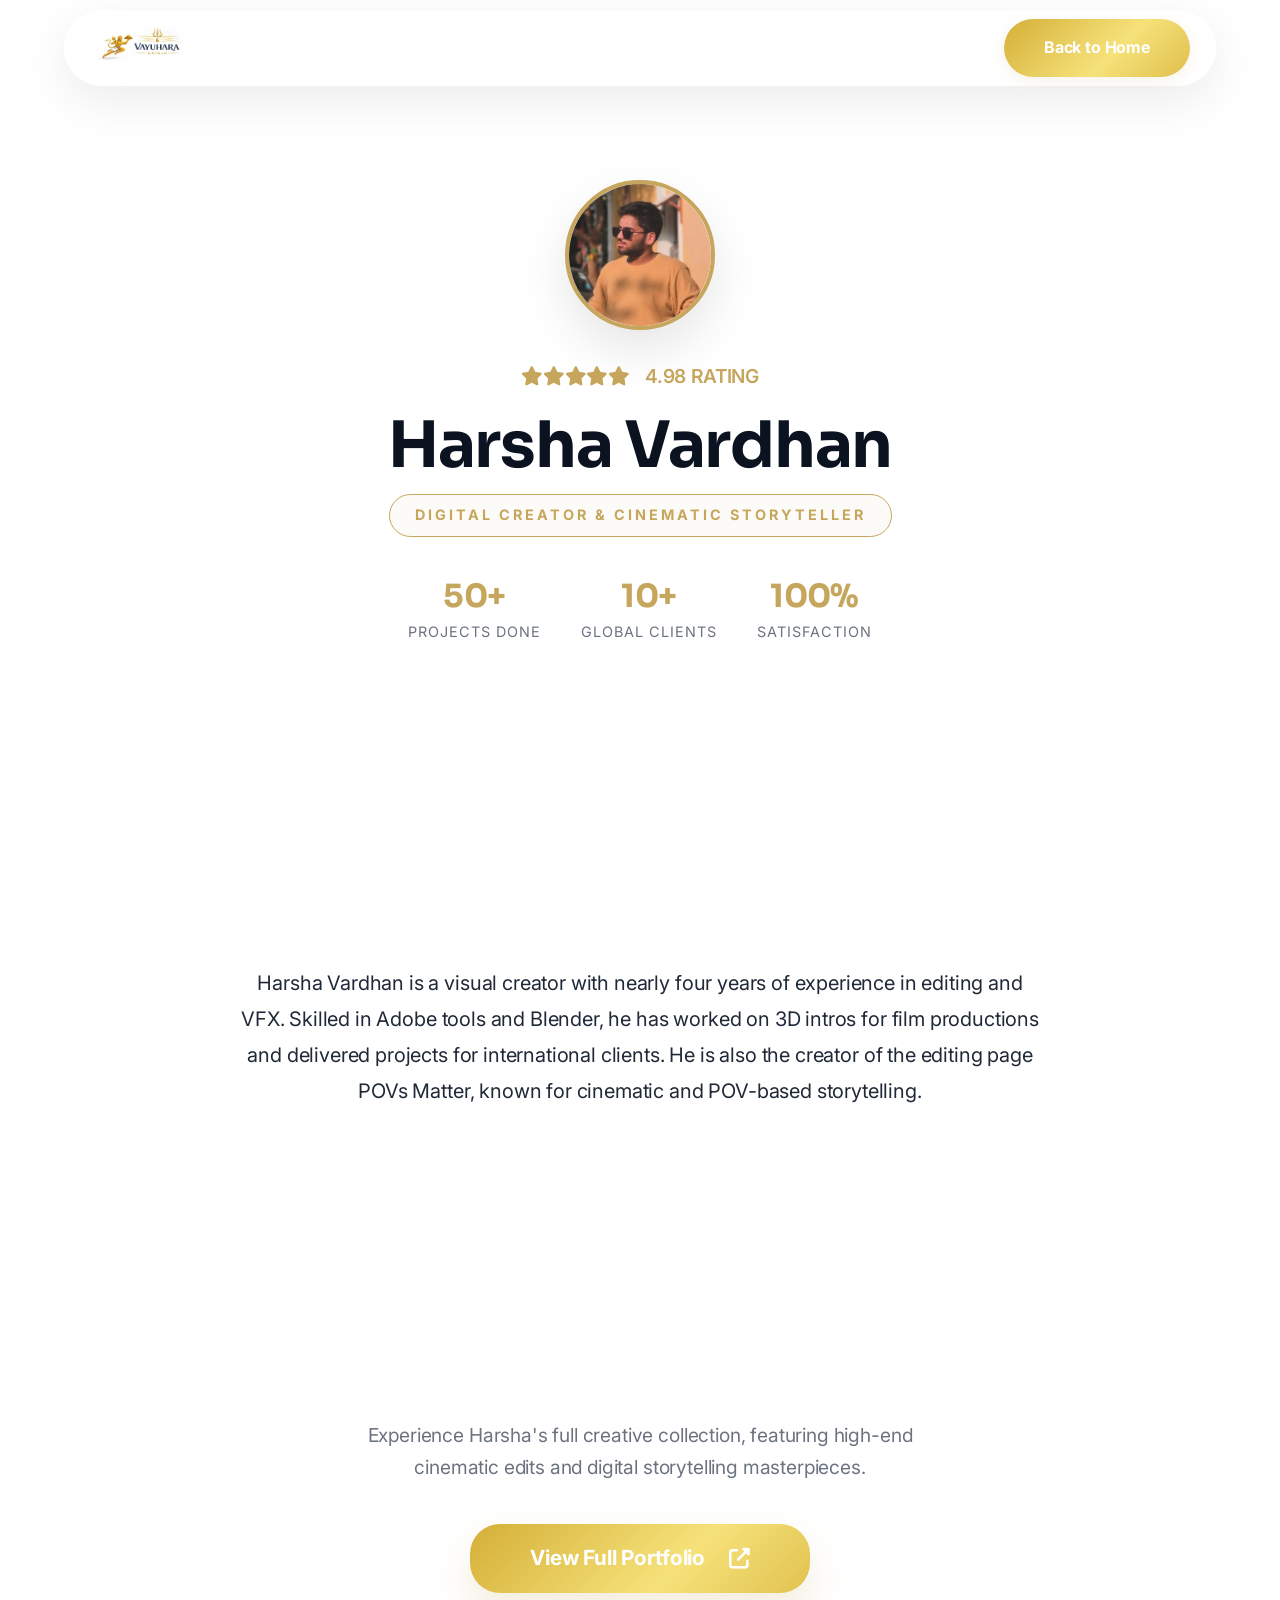
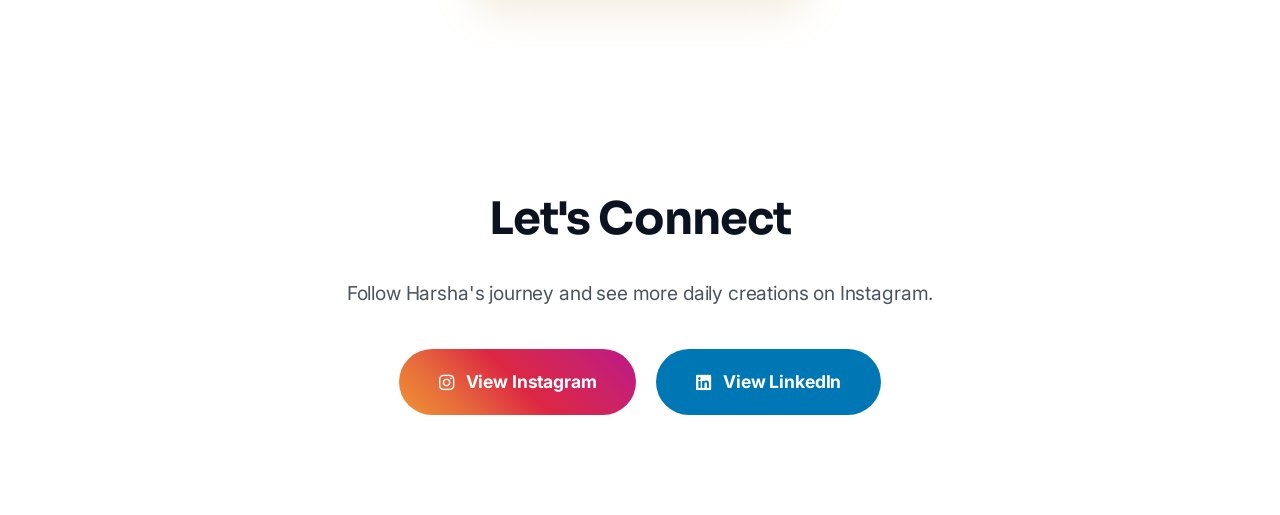
<file: harsha-vardhan.html>
<!DOCTYPE html>
<html lang="en">
<head>
    <meta charset="UTF-8">
    <meta name="viewport" content="width=device-width, initial-scale=1.0">
    <title>Harsha Vardhan | VAYUHARA ORIGIN Creator</title>
    <link rel="icon" type="image/jpeg" href="final logo 1.jpeg">
    <link rel="stylesheet" href="https://cdnjs.cloudflare.com/ajax/libs/font-awesome/6.4.0/css/all.min.css">
    <link href="https://fonts.googleapis.com/css2?family=Inter:wght@400;500;600&family=Sora:wght@600;700;800&display=swap" rel="stylesheet">
    <link rel="stylesheet" href="style.css">
    <style>
        .profile-hero {
            padding: 180px 8% 100px;
            background: var(--white);
            color: var(--text-main);
            text-align: center;
        }
        .profile-avatar {
            width: 150px;
            height: 150px;
            background: var(--white);
            border-radius: 50%;
            margin: 0 auto 30px;
            display: flex;
            align-items: center;
            justify-content: center;
            font-size: 5rem;
            color: var(--accent);
            border: 4px solid var(--accent);
            box-shadow: 0 20px 50px rgba(0,0,0,0.1);
        }
        .rating-stars {
            color: var(--accent);
            font-size: 1.2rem;
            margin-bottom: 15px;
        }
        .profile-stats {
            display: flex;
            justify-content: center;
            gap: 40px;
            margin-top: 40px;
        }
        .stat-item h3 { color: var(--accent); font-size: 2rem; margin-bottom: 5px; }
        .stat-item p { color: var(--text-light); font-size: 0.9rem; text-transform: uppercase; letter-spacing: 1px; }
        
        .profile-section { padding: 100px 8%; background: var(--white); }
        .bio-text { font-size: 1.25rem; color: var(--text-main); line-height: 1.8; max-width: 800px; margin: 0 auto; text-align: center; }
        
        .portfolio-cta { text-align: center; padding: 100px 8%; background: var(--white); }
        .social-cta { text-align: center; padding: 100px 8%; background: var(--white); color: var(--text-main); }
        
        .insta-btn { 
            display: inline-flex; align-items: center; gap: 12px; background: linear-gradient(45deg, #f09433 0%, #e6683c 25%, #dc2743 50%, #cc2366 75%, #bc1888 100%);
            color: white !important; padding: 18px 40px; border-radius: 50px; font-weight: 700; font-size: 1.1rem; transition: var(--transition); text-decoration: none;
        }
        .linkedin-btn { 
            display: inline-flex; align-items: center; gap: 12px; background: #0077b5;
            color: white !important; padding: 18px 40px; border-radius: 50px; font-weight: 700; font-size: 1.1rem; transition: var(--transition); text-decoration: none;
        }
        .insta-btn:hover, .linkedin-btn:hover { transform: scale(1.05); box-shadow: 0 10px 30px rgba(0,0,0,0.1); }
        .cta-buttons { display: flex; justify-content: center; gap: 20px; flex-wrap: wrap; margin-top: 40px; }

        @media (max-width: 768px) {
            .profile-stats { flex-direction: column; gap: 20px; }
        }
    </style>
</head>
<body>
    <nav class="pill-nav sticky" style="top: 10px;">
        <a href="index.html#creators-hub" class="logo">
            <img src="final logo 1.jpeg" alt="VAYUHARA ORIGIN">
        </a>
        <a href="index.html" class="btn btn-primary">Back to Home</a>
    </nav>

    <header class="profile-hero">
        <div class="profile-avatar" style="overflow: hidden; padding: 0; border-radius: 50%;"><img src="harsha.jpg" alt="Harsha Vardhan" style="width: 100%; height: 100%; object-fit: cover;"></div>
        <div class="rating-stars">
            <i class="fas fa-star"></i><i class="fas fa-star"></i><i class="fas fa-star"></i><i class="fas fa-star"></i><i class="fas fa-star"></i>
            <span style="margin-left: 10px; font-weight: 600;">4.98 RATING</span>
        </div>
        <h1 style="font-size: 4rem; margin-bottom: 10px; color: var(--primary) !important;">Harsha Vardhan</h1>
        <div style="margin-bottom: 25px;">
            <span style="font-size: 0.9rem; color: var(--accent); font-weight: 700; text-transform: uppercase; letter-spacing: 3px; border: 1.5px solid var(--accent); padding: 8px 25px; border-radius: 50px; display: inline-block; background: rgba(198, 165, 92, 0.05);">
                Digital Creator & Cinematic Storyteller
            </span>
        </div>
        
        <div class="profile-stats">
            <div class="stat-item">
                <h3>50+</h3>
                <p>Projects Done</p>
            </div>
            <div class="stat-item">
                <h3>10+</h3>
                <p>Global Clients</p>
            </div>
            <div class="stat-item">
                <h3>100%</h3>
                <p>Satisfaction</p>
            </div>
        </div>
    </header>

    <section class="profile-section">
        <div class="section-head reveal" style="text-align: center; margin-bottom: 50px;">
            <h2 style="font-size: 2.5rem;">About <span style="color: var(--accent);">Harsha</span></h2>
            <div class="accent-line"></div>
        </div>
        <p class="bio-text">Harsha Vardhan is a visual creator with nearly four years of experience in editing and VFX. Skilled in Adobe tools and Blender, he has worked on 3D intros for film productions and delivered projects for international clients. He is also the creator of the editing page POVs Matter, known for cinematic and POV-based storytelling.</p>
    </section>

    <section class="portfolio-cta">
        <div class="section-head reveal" style="text-align: center; margin-bottom: 40px;">
            <h2 style="font-size: 2.5rem;">Harsha's <span style="color: var(--accent);">Portfolio</span></h2>
            <div class="accent-line"></div>
        </div>
        <p style="font-size: 1.2rem; color: var(--text-light); margin-bottom: 40px; max-width: 600px; margin-left: auto; margin-right: auto;">
            Experience Harsha's full creative collection, featuring high-end cinematic edits and digital storytelling masterpieces.
        </p>
        <a href="https://povsmatter.my.canva.site/#page-1" target="_blank" class="btn btn-primary" style="padding: 22px 60px; font-size: 1.3rem; box-shadow: 0 20px 40px rgba(198, 165, 92, 0.2);">
            View Full Portfolio <i class="fas fa-external-link-alt" style="margin-left: 12px;"></i>
        </a>
    </section>

    <section class="social-cta">
        <h2 style="font-size: 2.8rem; margin-bottom: 30px;">Let's Connect</h2>
        <p style="margin-bottom: 40px; font-size: 1.2rem; opacity: 0.8;">Follow Harsha's journey and see more daily creations on Instagram.</p>
        <div class="cta-buttons">
            <a href="https://www.instagram.com/povs_matter?igsh=cWRpdWhmYXlxdXZy" target="_blank" class="insta-btn">
                <i class="fab fa-instagram"></i> View Instagram
            </a>
            <a href="https://www.linkedin.com/" target="_blank" class="linkedin-btn">
                <i class="fab fa-linkedin"></i> View LinkedIn
            </a>
        </div>
    </section>

    <script src="main.js"></script>
</body>
</html>
</file>
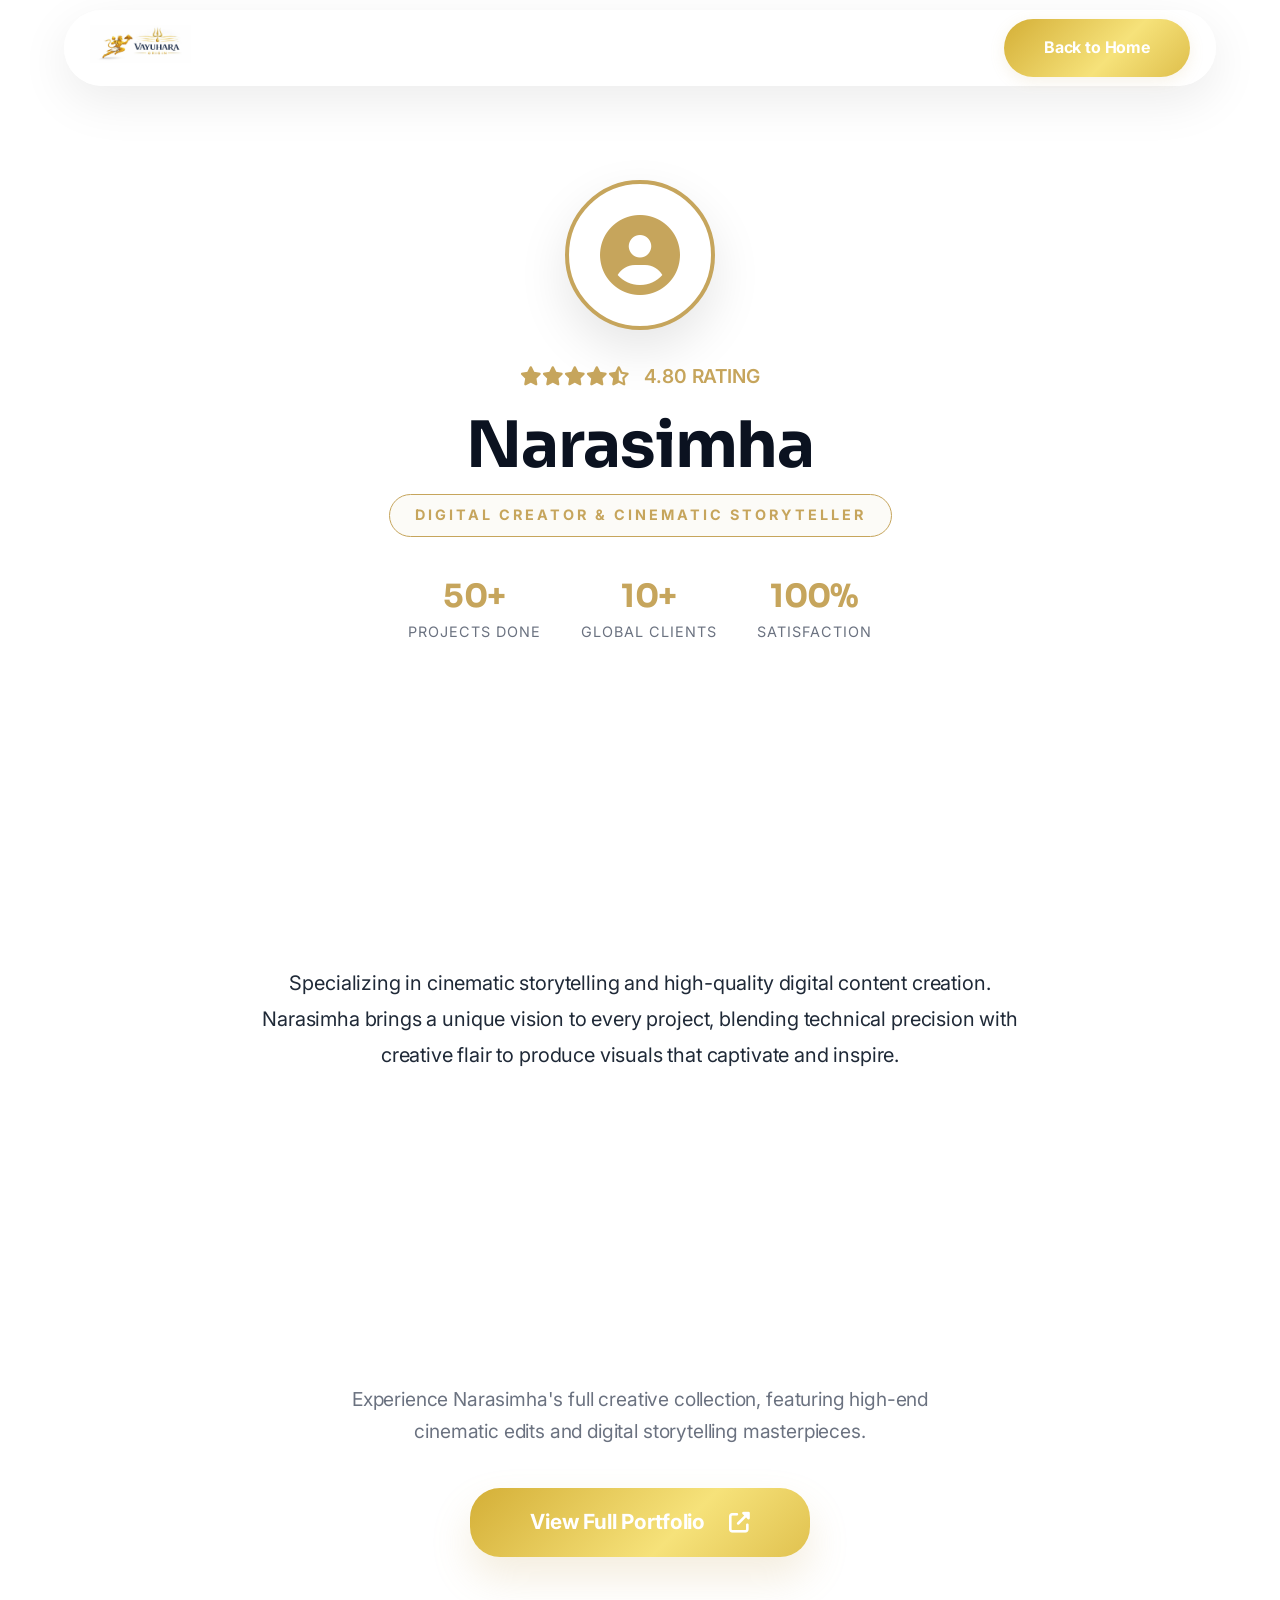
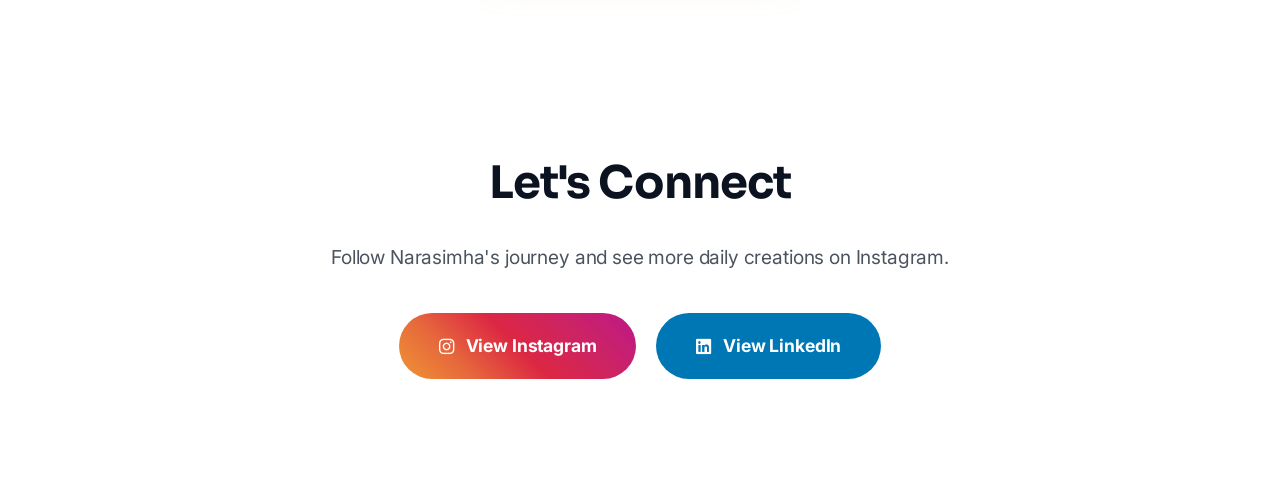
<file: narasimha.html>
﻿<!DOCTYPE html>
<html lang="en">
<head>
    <meta charset="UTF-8">
    <meta name="viewport" content="width=device-width, initial-scale=1.0">
    <title>Narasimha | VAYUHARA ORIGIN Creator</title>
    <link rel="icon" type="image/jpeg" href="final logo 1.jpeg">
    <link rel="stylesheet" href="https://cdnjs.cloudflare.com/ajax/libs/font-awesome/6.4.0/css/all.min.css">
    <link href="https://fonts.googleapis.com/css2?family=Inter:wght@400;500;600&family=Sora:wght@600;700;800&display=swap" rel="stylesheet">
    <link rel="stylesheet" href="style.css">
    <style>
        .profile-hero {
            padding: 180px 8% 100px;
            background: var(--white);
            color: var(--text-main);
            text-align: center;
        }
        .profile-avatar {
            width: 150px;
            height: 150px;
            background: var(--white);
            border-radius: 50%;
            margin: 0 auto 30px;
            display: flex;
            align-items: center;
            justify-content: center;
            font-size: 5rem;
            color: var(--accent);
            border: 4px solid var(--accent);
            box-shadow: 0 20px 50px rgba(0,0,0,0.1);
        }
        .rating-stars {
            color: var(--accent);
            font-size: 1.2rem;
            margin-bottom: 15px;
        }
        .profile-stats {
            display: flex;
            justify-content: center;
            gap: 40px;
            margin-top: 40px;
        }
        .stat-item h3 { color: var(--accent); font-size: 2rem; margin-bottom: 5px; }
        .stat-item p { color: var(--text-light); font-size: 0.9rem; text-transform: uppercase; letter-spacing: 1px; }
        
        .profile-section { padding: 100px 8%; background: var(--white); }
        .bio-text { font-size: 1.25rem; color: var(--text-main); line-height: 1.8; max-width: 800px; margin: 0 auto; text-align: center; }
        
        .portfolio-cta { text-align: center; padding: 100px 8%; background: var(--white); }
        .social-cta { text-align: center; padding: 100px 8%; background: var(--white); color: var(--text-main); }
        
        .insta-btn { 
            display: inline-flex; align-items: center; gap: 12px; background: linear-gradient(45deg, #f09433 0%, #e6683c 25%, #dc2743 50%, #cc2366 75%, #bc1888 100%);
            color: white !important; padding: 18px 40px; border-radius: 50px; font-weight: 700; font-size: 1.1rem; transition: var(--transition); text-decoration: none;
        }
        .linkedin-btn { 
            display: inline-flex; align-items: center; gap: 12px; background: #0077b5;
            color: white !important; padding: 18px 40px; border-radius: 50px; font-weight: 700; font-size: 1.1rem; transition: var(--transition); text-decoration: none;
        }
        .insta-btn:hover, .linkedin-btn:hover { transform: scale(1.05); box-shadow: 0 10px 30px rgba(0,0,0,0.1); }
        .cta-buttons { display: flex; justify-content: center; gap: 20px; flex-wrap: wrap; margin-top: 40px; }

        @media (max-width: 768px) {
            .profile-stats { flex-direction: column; gap: 20px; }
        }
    </style>
</head>
<body>
    <nav class="pill-nav sticky" style="top: 10px;">
        <a href="index.html#creators-hub" class="logo">
            <img src="final logo 1.jpeg" alt="VAYUHARA ORIGIN">
        </a>
        <a href="index.html" class="btn btn-primary">Back to Home</a>
    </nav>

    <header class="profile-hero">
        <div class="profile-avatar"><i class="fas fa-user-circle"></i></div>
        <div class="rating-stars">
            <i class="fas fa-star"></i><i class="fas fa-star"></i><i class="fas fa-star"></i><i class="fas fa-star"></i><i class="fas fa-star-half-alt"></i>
            <span style="margin-left: 10px; font-weight: 600;">4.80 RATING</span>
        </div>
        <h1 style="font-size: 4rem; margin-bottom: 10px; color: var(--primary) !important;">Narasimha</h1>
        <div style="margin-bottom: 25px;">
            <span style="font-size: 0.9rem; color: var(--accent); font-weight: 700; text-transform: uppercase; letter-spacing: 3px; border: 1.5px solid var(--accent); padding: 8px 25px; border-radius: 50px; display: inline-block; background: rgba(198, 165, 92, 0.05);">
                Digital Creator & Cinematic Storyteller
            </span>
        </div>
        
        <div class="profile-stats">
            <div class="stat-item">
                <h3>50+</h3>
                <p>Projects Done</p>
            </div>
            <div class="stat-item">
                <h3>10+</h3>
                <p>Global Clients</p>
            </div>
            <div class="stat-item">
                <h3>100%</h3>
                <p>Satisfaction</p>
            </div>
        </div>
    </header>

    <section class="profile-section">
        <div class="section-head reveal" style="text-align: center; margin-bottom: 50px;">
            <h2 style="font-size: 2.5rem;">About <span style="color: var(--accent);">Narasimha</span></h2>
            <div class="accent-line"></div>
        </div>
        <p class="bio-text">Specializing in cinematic storytelling and high-quality digital content creation. Narasimha brings a unique vision to every project, blending technical precision with creative flair to produce visuals that captivate and inspire.</p>
    </section>

    <section class="portfolio-cta">
        <div class="section-head reveal" style="text-align: center; margin-bottom: 40px;">
            <h2 style="font-size: 2.5rem;">Narasimha's <span style="color: var(--accent);">Portfolio</span></h2>
            <div class="accent-line"></div>
        </div>
        <p style="font-size: 1.2rem; color: var(--text-light); margin-bottom: 40px; max-width: 600px; margin-left: auto; margin-right: auto;">
            Experience Narasimha's full creative collection, featuring high-end cinematic edits and digital storytelling masterpieces.
        </p>
        <a href="https://povsmatter.my.canva.site/#page-1" target="_blank" class="btn btn-primary" style="padding: 22px 60px; font-size: 1.3rem; box-shadow: 0 20px 40px rgba(198, 165, 92, 0.2);">
            View Full Portfolio <i class="fas fa-external-link-alt" style="margin-left: 12px;"></i>
        </a>
    </section>

    <section class="social-cta">
        <h2 style="font-size: 2.8rem; margin-bottom: 30px;">Let's Connect</h2>
        <p style="margin-bottom: 40px; font-size: 1.2rem; opacity: 0.8;">Follow Narasimha's journey and see more daily creations on Instagram.</p>
        <div class="cta-buttons">
            <a href="https://www.instagram.com/" target="_blank" class="insta-btn">
                <i class="fab fa-instagram"></i> View Instagram
            </a>
            <a href="https://www.linkedin.com/" target="_blank" class="linkedin-btn">
                <i class="fab fa-linkedin"></i> View LinkedIn
            </a>
        </div>
    </section>

    <script src="main.js"></script>
</body>
</html>
</file>
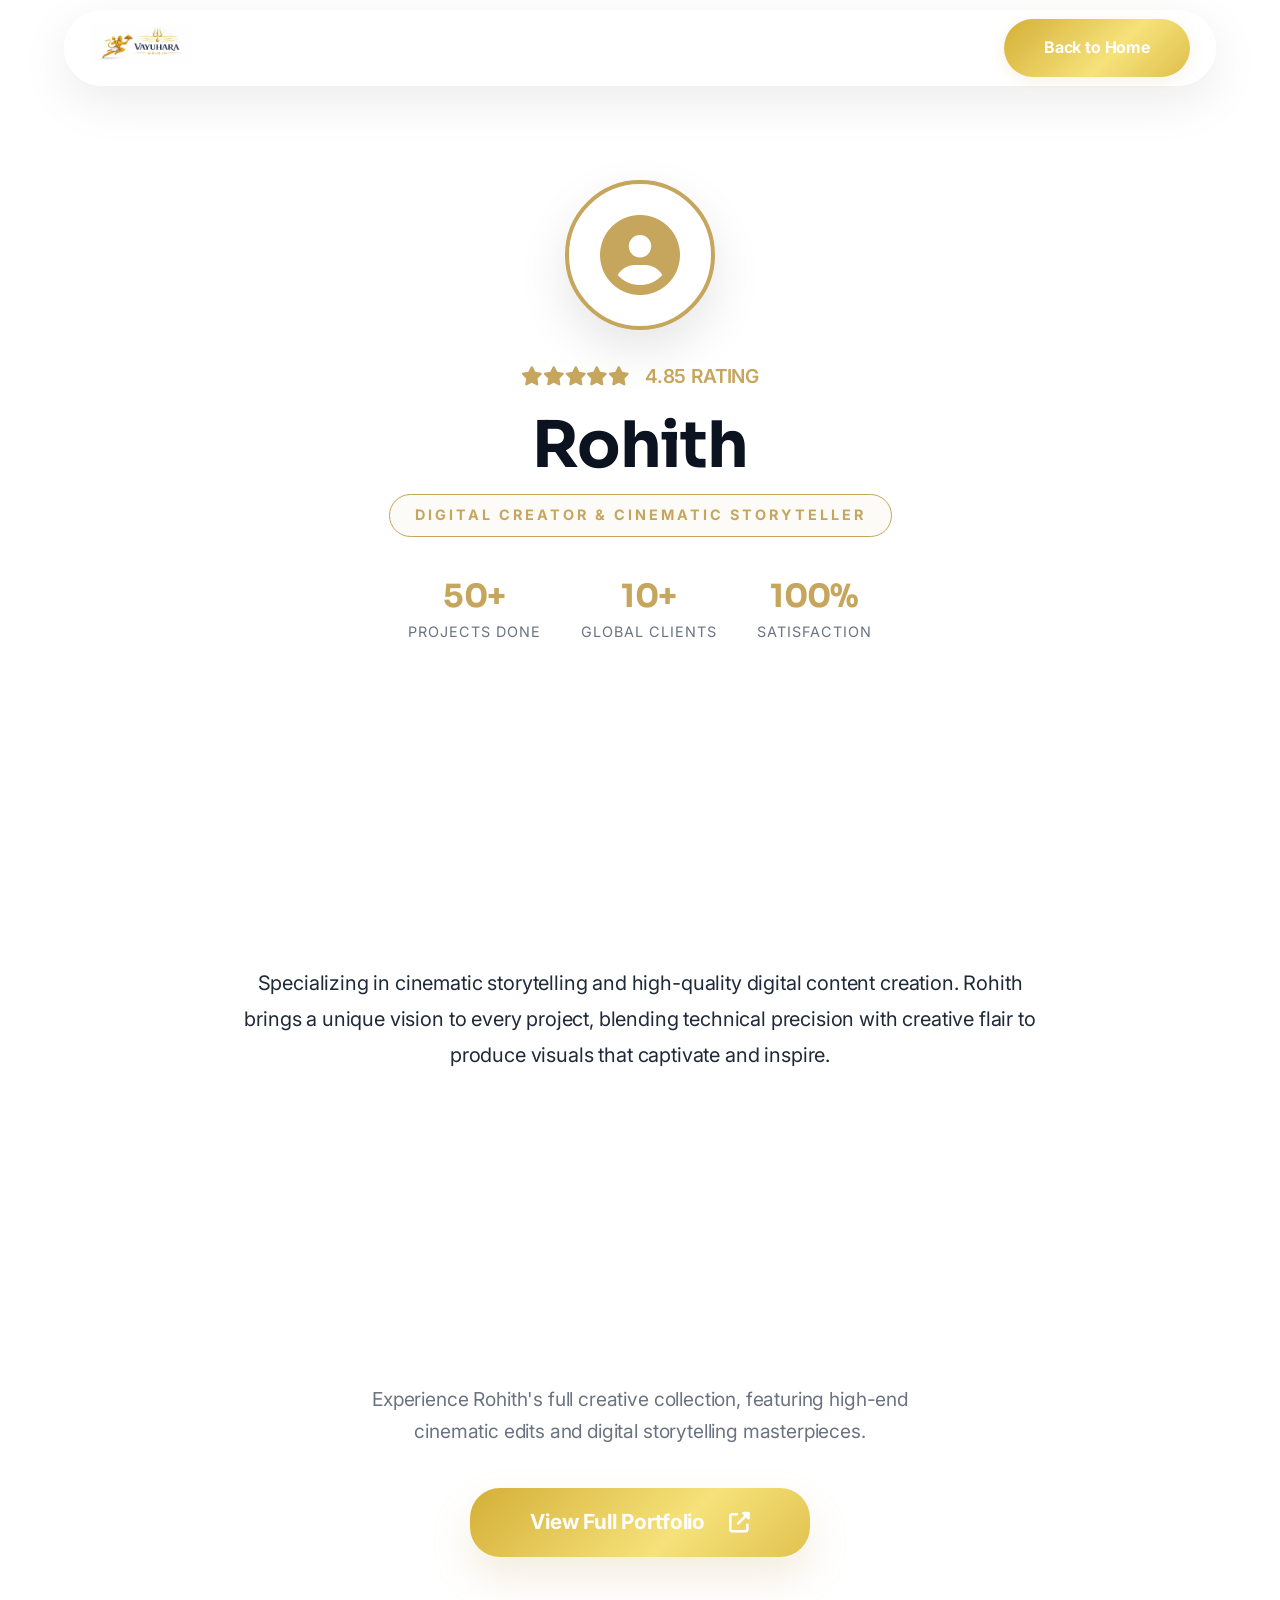
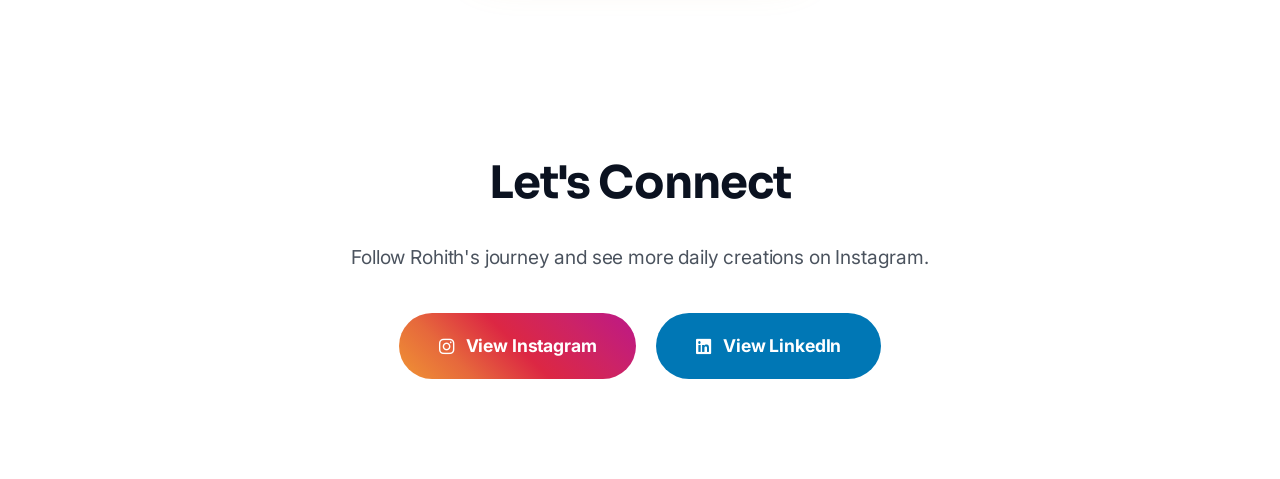
<file: rohith.html>
﻿<!DOCTYPE html>
<html lang="en">
<head>
    <meta charset="UTF-8">
    <meta name="viewport" content="width=device-width, initial-scale=1.0">
    <title>Rohith | VAYUHARA ORIGIN Creator</title>
    <link rel="icon" type="image/jpeg" href="final logo 1.jpeg">
    <link rel="stylesheet" href="https://cdnjs.cloudflare.com/ajax/libs/font-awesome/6.4.0/css/all.min.css">
    <link href="https://fonts.googleapis.com/css2?family=Inter:wght@400;500;600&family=Sora:wght@600;700;800&display=swap" rel="stylesheet">
    <link rel="stylesheet" href="style.css">
    <style>
        .profile-hero {
            padding: 180px 8% 100px;
            background: var(--white);
            color: var(--text-main);
            text-align: center;
        }
        .profile-avatar {
            width: 150px;
            height: 150px;
            background: var(--white);
            border-radius: 50%;
            margin: 0 auto 30px;
            display: flex;
            align-items: center;
            justify-content: center;
            font-size: 5rem;
            color: var(--accent);
            border: 4px solid var(--accent);
            box-shadow: 0 20px 50px rgba(0,0,0,0.1);
        }
        .rating-stars {
            color: var(--accent);
            font-size: 1.2rem;
            margin-bottom: 15px;
        }
        .profile-stats {
            display: flex;
            justify-content: center;
            gap: 40px;
            margin-top: 40px;
        }
        .stat-item h3 { color: var(--accent); font-size: 2rem; margin-bottom: 5px; }
        .stat-item p { color: var(--text-light); font-size: 0.9rem; text-transform: uppercase; letter-spacing: 1px; }
        
        .profile-section { padding: 100px 8%; background: var(--white); }
        .bio-text { font-size: 1.25rem; color: var(--text-main); line-height: 1.8; max-width: 800px; margin: 0 auto; text-align: center; }
        
        .portfolio-cta { text-align: center; padding: 100px 8%; background: var(--white); }
        .social-cta { text-align: center; padding: 100px 8%; background: var(--white); color: var(--text-main); }
        
        .insta-btn { 
            display: inline-flex; align-items: center; gap: 12px; background: linear-gradient(45deg, #f09433 0%, #e6683c 25%, #dc2743 50%, #cc2366 75%, #bc1888 100%);
            color: white !important; padding: 18px 40px; border-radius: 50px; font-weight: 700; font-size: 1.1rem; transition: var(--transition); text-decoration: none;
        }
        .linkedin-btn { 
            display: inline-flex; align-items: center; gap: 12px; background: #0077b5;
            color: white !important; padding: 18px 40px; border-radius: 50px; font-weight: 700; font-size: 1.1rem; transition: var(--transition); text-decoration: none;
        }
        .insta-btn:hover, .linkedin-btn:hover { transform: scale(1.05); box-shadow: 0 10px 30px rgba(0,0,0,0.1); }
        .cta-buttons { display: flex; justify-content: center; gap: 20px; flex-wrap: wrap; margin-top: 40px; }

        @media (max-width: 768px) {
            .profile-stats { flex-direction: column; gap: 20px; }
        }
    </style>
</head>
<body>
    <nav class="pill-nav sticky" style="top: 10px;">
        <a href="index.html#creators-hub" class="logo">
            <img src="final logo 1.jpeg" alt="VAYUHARA ORIGIN">
        </a>
        <a href="index.html" class="btn btn-primary">Back to Home</a>
    </nav>

    <header class="profile-hero">
        <div class="profile-avatar"><i class="fas fa-user-circle"></i></div>
        <div class="rating-stars">
            <i class="fas fa-star"></i><i class="fas fa-star"></i><i class="fas fa-star"></i><i class="fas fa-star"></i><i class="fas fa-star"></i>
            <span style="margin-left: 10px; font-weight: 600;">4.85 RATING</span>
        </div>
        <h1 style="font-size: 4rem; margin-bottom: 10px; color: var(--primary) !important;">Rohith</h1>
        <div style="margin-bottom: 25px;">
            <span style="font-size: 0.9rem; color: var(--accent); font-weight: 700; text-transform: uppercase; letter-spacing: 3px; border: 1.5px solid var(--accent); padding: 8px 25px; border-radius: 50px; display: inline-block; background: rgba(198, 165, 92, 0.05);">
                Digital Creator & Cinematic Storyteller
            </span>
        </div>
        
        <div class="profile-stats">
            <div class="stat-item">
                <h3>50+</h3>
                <p>Projects Done</p>
            </div>
            <div class="stat-item">
                <h3>10+</h3>
                <p>Global Clients</p>
            </div>
            <div class="stat-item">
                <h3>100%</h3>
                <p>Satisfaction</p>
            </div>
        </div>
    </header>

    <section class="profile-section">
        <div class="section-head reveal" style="text-align: center; margin-bottom: 50px;">
            <h2 style="font-size: 2.5rem;">About <span style="color: var(--accent);">Rohith</span></h2>
            <div class="accent-line"></div>
        </div>
        <p class="bio-text">Specializing in cinematic storytelling and high-quality digital content creation. Rohith brings a unique vision to every project, blending technical precision with creative flair to produce visuals that captivate and inspire.</p>
    </section>

    <section class="portfolio-cta">
        <div class="section-head reveal" style="text-align: center; margin-bottom: 40px;">
            <h2 style="font-size: 2.5rem;">Rohith's <span style="color: var(--accent);">Portfolio</span></h2>
            <div class="accent-line"></div>
        </div>
        <p style="font-size: 1.2rem; color: var(--text-light); margin-bottom: 40px; max-width: 600px; margin-left: auto; margin-right: auto;">
            Experience Rohith's full creative collection, featuring high-end cinematic edits and digital storytelling masterpieces.
        </p>
        <a href="https://povsmatter.my.canva.site/#page-1" target="_blank" class="btn btn-primary" style="padding: 22px 60px; font-size: 1.3rem; box-shadow: 0 20px 40px rgba(198, 165, 92, 0.2);">
            View Full Portfolio <i class="fas fa-external-link-alt" style="margin-left: 12px;"></i>
        </a>
    </section>

    <section class="social-cta">
        <h2 style="font-size: 2.8rem; margin-bottom: 30px;">Let's Connect</h2>
        <p style="margin-bottom: 40px; font-size: 1.2rem; opacity: 0.8;">Follow Rohith's journey and see more daily creations on Instagram.</p>
        <div class="cta-buttons">
            <a href="https://www.instagram.com/" target="_blank" class="insta-btn">
                <i class="fab fa-instagram"></i> View Instagram
            </a>
            <a href="https://www.linkedin.com/" target="_blank" class="linkedin-btn">
                <i class="fab fa-linkedin"></i> View LinkedIn
            </a>
        </div>
    </section>

    <script src="main.js"></script>
</body>
</html>
</file>
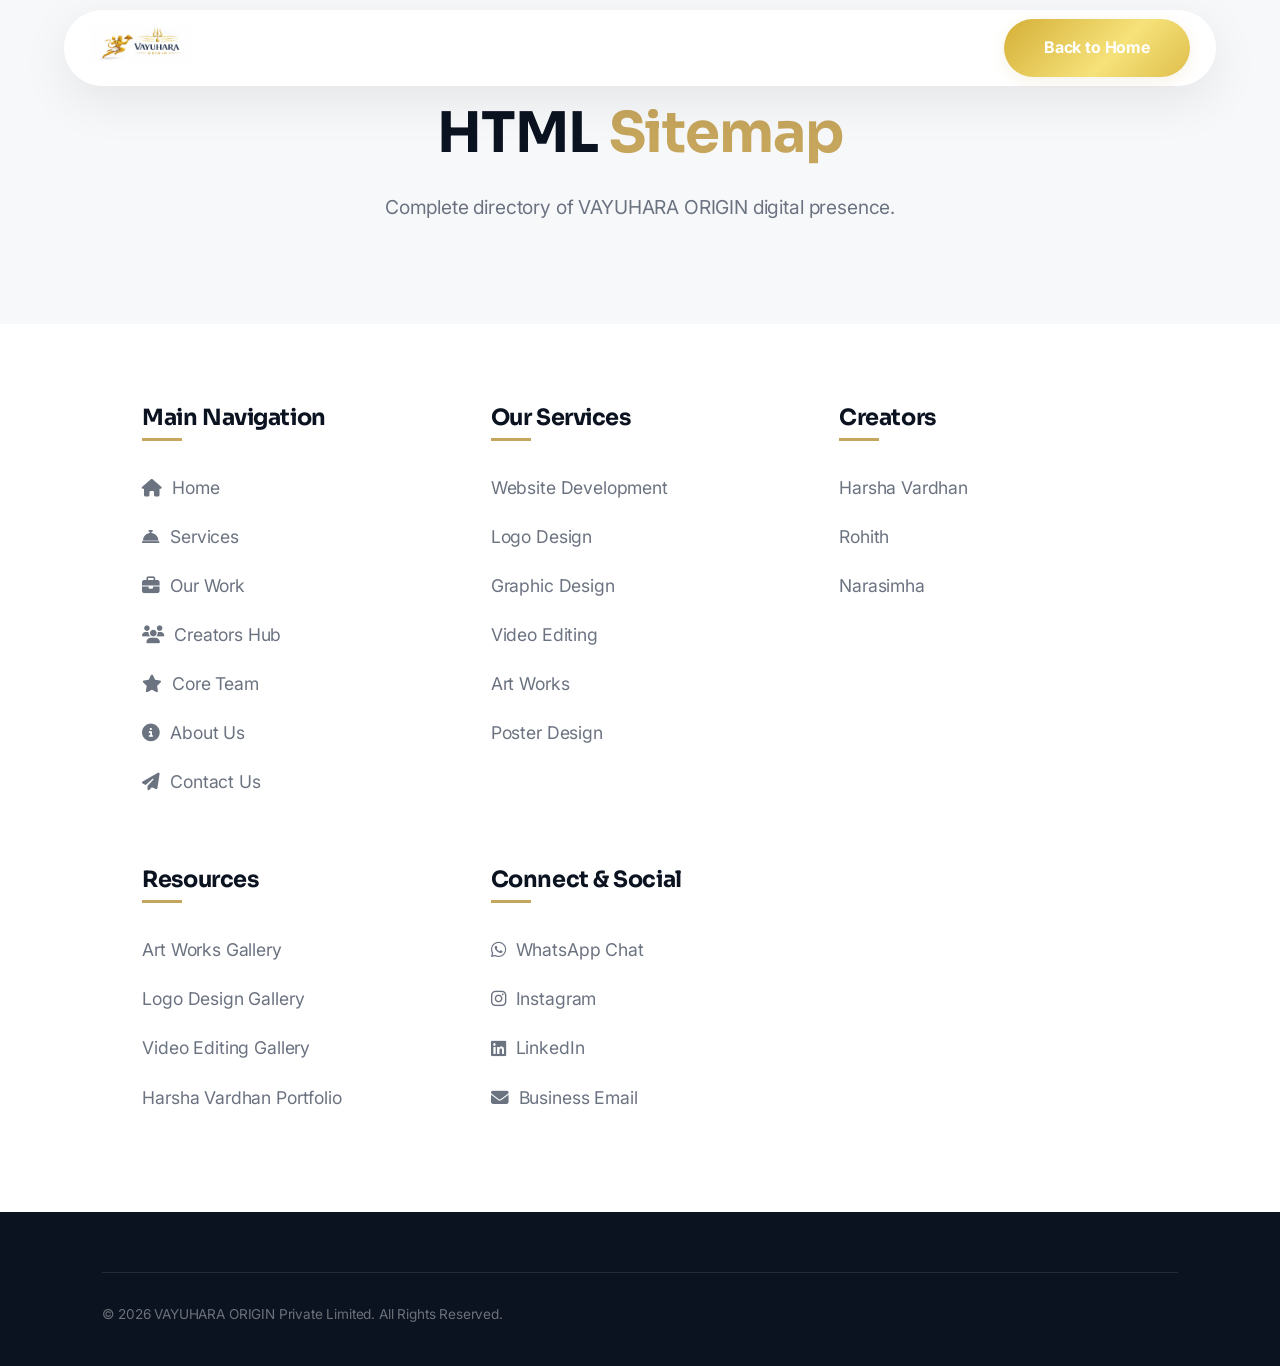
<file: sitemap.html>
<!DOCTYPE html>
<html lang="en">
<head>
    <meta charset="UTF-8">
    <meta name="viewport" content="width=device-width, initial-scale=1.0">
    <title>Sitemap | VAYUHARA ORIGIN</title>
    <link rel="icon" type="image/jpeg" href="final logo 1.jpeg">
    <link rel="stylesheet" href="https://cdnjs.cloudflare.com/ajax/libs/font-awesome/6.4.0/css/all.min.css">
    <link href="https://fonts.googleapis.com/css2?family=Inter:wght@400;500;600&family=Sora:wght@600;700;800&display=swap" rel="stylesheet">
    <link rel="stylesheet" href="style.css">
    <style>
        .sitemap-hero {
            padding: 150px 8% 80px;
            background: var(--bg-soft);
            text-align: center;
        }
        .sitemap-container {
            padding: 80px 8%;
            max-width: 1200px;
            margin: 0 auto;
        }
        .sitemap-grid {
            display: grid;
            grid-template-columns: repeat(auto-fit, minmax(250px, 1fr));
            gap: 50px;
        }
        .sitemap-col h3 {
            font-size: 1.4rem;
            margin-bottom: 2rem;
            color: var(--primary);
            position: relative;
            padding-bottom: 10px;
        }
        .sitemap-col h3::after {
            content: '';
            position: absolute;
            bottom: 0;
            left: 0;
            width: 40px;
            height: 3px;
            background: var(--accent);
        }
        .sitemap-links {
            list-style: none;
        }
        .sitemap-links li {
            margin-bottom: 1.2rem;
        }
        .sitemap-links a {
            color: var(--text-light);
            font-size: 1.1rem;
            transition: var(--transition);
            display: inline-flex;
            align-items: center;
            gap: 10px;
        }
        .sitemap-links a:hover {
            color: var(--accent);
            transform: translateX(5px);
        }
        .back-home {
            margin-top: 50px;
            display: inline-block;
        }
    </style>
</head>
<body>
    <nav class="pill-nav sticky" style="top: 10px;">
        <a href="index.html#hero" class="logo">
            <img src="final logo 1.jpeg" alt="VAYUHARA ORIGIN">
        </a>
        <a href="index.html" class="btn btn-primary">Back to Home</a>
    </nav>

    <section class="sitemap-hero">
        <h1 style="font-size: 3.5rem;">HTML <span style="color: var(--accent);">Sitemap</span></h1>
        <p style="margin-top: 1.5rem; color: var(--text-light); font-size: 1.2rem;">Complete directory of VAYUHARA ORIGIN digital presence.</p>
    </section>

    <main class="sitemap-container">
        <div class="sitemap-grid">
            <div class="sitemap-col">
                <h3>Main Navigation</h3>
                <ul class="sitemap-links">
                    <li><a href="index.html#hero"><i class="fas fa-home"></i> Home</a></li>
                    <li><a href="index.html#services"><i class="fas fa-concierge-bell"></i> Services</a></li>
                    <li><a href="index.html#portfolio"><i class="fas fa-briefcase"></i> Our Work</a></li>
                    <li><a href="index.html#creators-hub"><i class="fas fa-users"></i> Creators Hub</a></li>
                    <li><a href="index.html#core"><i class="fas fa-star"></i> Core Team</a></li>
                    <li><a href="index.html#about"><i class="fas fa-info-circle"></i> About Us</a></li>
                    <li><a href="index.html#contact"><i class="fas fa-paper-plane"></i> Contact Us</a></li>
                </ul>
            </div>

            <div class="sitemap-col">
                <h3>Our Services</h3>
                <ul class="sitemap-links">
                    <li><a href="index.html#services">Website Development</a></li>
                    <li><a href="index.html#services">Logo Design</a></li>
                    <li><a href="index.html#services">Graphic Design</a></li>
                    <li><a href="index.html#services">Video Editing</a></li>
                    <li><a href="index.html#services">Art Works</a></li>
                    <li><a href="index.html#services">Poster Design</a></li>
                </ul>
            </div>

            <div class="sitemap-col">
                <h3>Creators</h3>
                <ul class="sitemap-links">
                    <li><a href="harsha-vardhan.html">Harsha Vardhan</a></li>
                    <li><a href="rohith.html">Rohith</a></li>
                    <li><a href="narasimha.html">Narasimha</a></li>
                </ul>
            </div>

            <div class="sitemap-col">
                <h3>Resources</h3>
                <ul class="sitemap-links">
                    <li><a href="art-works.html">Art Works Gallery</a></li>
                    <li><a href="logo-design.html">Logo Design Gallery</a></li>
                    <li><a href="video-editing.html">Video Editing Gallery</a></li>
                    <li><a href="https://povsmatter.my.canva.site/#page-1" target="_blank">Harsha Vardhan Portfolio</a></li>
                </ul>
            </div>

            <div class="sitemap-col">
                <h3>Connect & Social</h3>
                <ul class="sitemap-links">
                    <li><a href="https://wa.me/919063996713" target="_blank"><i class="fab fa-whatsapp"></i> WhatsApp Chat</a></li>
                    <li><a href="https://www.instagram.com/vayuhara.origin" target="_blank"><i class="fab fa-instagram"></i> Instagram</a></li>
                    <li><a href="https://www.linkedin.com/in/vayuharaorigin/" target="_blank"><i class="fab fa-linkedin"></i> LinkedIn</a></li>
                    <li><a href="mailto:vayuharaorigin@gmail.com"><i class="fas fa-envelope"></i> Business Email</a></li>
                </ul>
            </div>
        </div>
    </main>

    <footer class="footer-premium" style="padding-top: 60px;">
        <div class="footer-inner">
            <div class="footer-bottom">
                <div class="footer-divider"></div>
                <div class="footer-bottom-flex">
                    <p>© 2026 VAYUHARA ORIGIN Private Limited. All Rights Reserved.</p>
                </div>
            </div>
        </div>
    </footer>
</body>
</html>
</file>
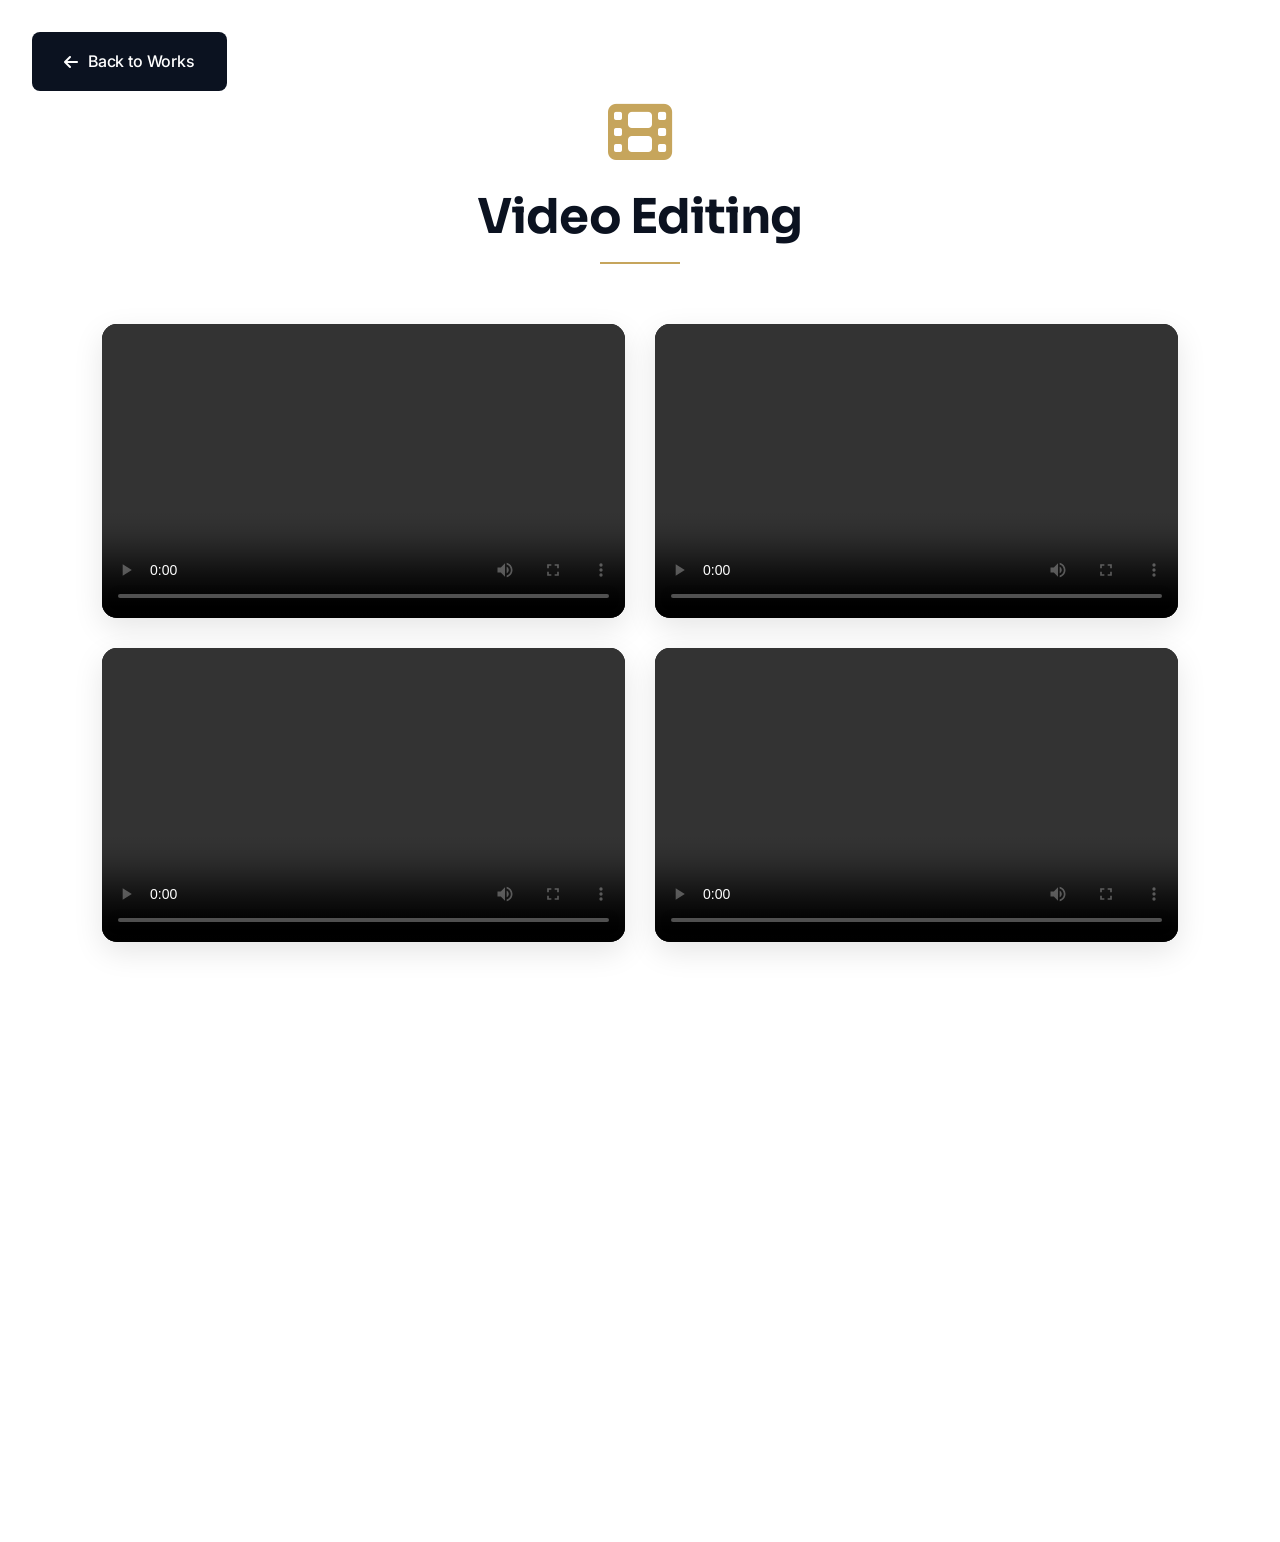
<file: video-editing.html>
<!DOCTYPE html>
<html lang="en">
<head>
    <meta charset="UTF-8">
    <meta name="viewport" content="width=device-width, initial-scale=1.0">
    <title>Video Editing | VAYUHARA ORIGIN</title>
    <!-- Font Awesome -->
    <link rel="stylesheet" href="https://cdnjs.cloudflare.com/ajax/libs/font-awesome/6.4.0/css/all.min.css">
    <!-- Fonts -->
    <link rel="preconnect" href="https://fonts.googleapis.com">
    <link rel="preconnect" href="https://fonts.gstatic.com" crossorigin>
    <link href="https://fonts.googleapis.com/css2?family=Inter:wght@400;500;600&family=Sora:wght@600;700;800&display=swap" rel="stylesheet">
    <!-- Custom CSS -->
    <link rel="stylesheet" href="style.css">
    <style>
        body {
            font-family: 'Inter', sans-serif;
            background-color: var(--bg-white);
        }
        h1 {
            font-family: 'Sora', sans-serif;
        }
        .back-btn {
            position: fixed;
            top: 2rem;
            left: 2rem;
            padding: 1rem 2rem;
            background: var(--primary);
            color: white;
            border-radius: 8px;
            font-weight: 500;
            text-decoration: none;
            display: flex;
            align-items: center;
            gap: 10px;
            transition: var(--transition);
            z-index: 1000;
        }
        .back-btn:hover {
            transform: translateX(-5px);
            background: var(--accent);
        }
        .page-cta {
            padding: 100px 8%;
            background: var(--bg-soft);
            text-align: center;
            margin-top: 80px;
        }
        .work-item {
            border-radius: 15px;
            overflow: hidden;
            aspect-ratio: 16/9;
            background: #000;
            box-shadow: 0 10px 30px rgba(0,0,0,0.1);
            transition: var(--transition);
        }
        .work-item:hover {
            transform: translateY(-5px);
            box-shadow: 0 20px 45px rgba(198, 165, 92, 0.2);
        }
    </style>
</head>
<body>

    <div id="scroll-progress"></div>
    <div id="back-to-top"><i class="fas fa-arrow-up"></i></div>

    <a href="index.html#portfolio" class="back-btn">
        <i class="fas fa-arrow-left"></i> Back to Works
    </a>

    <section style="padding: 120px 8%; min-height: 100vh;">
        <div class="reveal" style="text-align: center; margin-bottom: 60px;">
            <i class="fas fa-film" style="font-size: 4rem; color: var(--accent); margin-bottom: 1.5rem;"></i>
            <h1 style="font-size: 3rem; color: var(--primary); margin-bottom: 1rem;">Video Editing</h1>
            <div class="accent-line" style="margin: 0 auto;"></div>
        </div>

        <div class="portfolio-grid" style="display: grid; grid-template-columns: repeat(auto-fill, minmax(350px, 1fr)); gap: 30px;">
            <div class="work-item reveal">
                <video src="video_edit_2.mp4" controls style="width: 100%; height: 100%; object-fit: cover;"></video>
            </div>
            <div class="work-item reveal">
                <video src="video_edit_3.mp4" controls style="width: 100%; height: 100%; object-fit: cover;"></video>
            </div>
            <div class="work-item reveal">
                <video src="video_edit_4.mp4" controls style="width: 100%; height: 100%; object-fit: cover;"></video>
            </div>
            <div class="work-item reveal">
                <video src="video_edit_5.mp4" controls style="width: 100%; height: 100%; object-fit: cover;"></video>
            </div>
        </div>
    </section>

    <section class="page-cta reveal">
        <h2 style="font-size: 2.5rem; margin-bottom: 1.5rem;">Ready for cinematic results?</h2>
        <p style="font-size: 1.2rem; color: var(--text-light); margin-bottom: 2.5rem;">Let’s discuss your next video production project.</p>
        <a href="index.html#contact" class="btn btn-primary" style="padding: 1.2rem 3rem;">Start a Project</a>
    </section>

    <!-- Custom JS -->
    <script>
        const videos = document.querySelectorAll('video');
        videos.forEach(video => {
            video.addEventListener('play', () => {
                videos.forEach(otherVideo => {
                    if (otherVideo !== video) {
                        otherVideo.pause();
                    }
                });
            });
        });
    </script>
    <script src="main.js"></script>
</body>
</html>
</file>
<file: style.css>
/* 
    VAYUHARA ORIGIN — Complete Professional UI/UX Redesign
    Premium • Minimal • Luxury • Corporate • Modern
*/

:root {
    --primary: #0B1220;
    --navy-deep: #0B1220;
    --accent: #C6A55C;
    --bg-white: #FFFFFF;
    --bg-soft: #F7F8FA;
    --text-main: #1F2937;
    --text-light: #6B7280;
    --white: #FFFFFF;
    --transition: all 0.4s cubic-bezier(0.16, 1, 0.3, 1);
    --radius: 18px;
    --shadow-soft: 0 10px 40px rgba(0, 0, 0, 0.03);
}

* {
    margin: 0;
    padding: 0;
    box-sizing: border-box;
}

html {
    scroll-behavior: smooth;
}

body {
    font-family: 'Inter', sans-serif;
    color: var(--text-main);
    background-color: var(--bg-white);
    line-height: 1.7;
    letter-spacing: -0.01em;
    overflow-x: hidden;
    user-select: none;
    -webkit-user-select: none;
}

input, textarea, select, .form-control {
    user-select: auto !important;
    -webkit-user-select: auto !important;
}

h1,
h2,
h3,
h4,
h5,
h6 {
    font-family: 'Sora', sans-serif;
    font-weight: 700;
    line-height: 1.2;
    letter-spacing: -0.02em;
    color: var(--primary);
}

a {
    text-decoration: none;
    color: inherit;
}

/* Floating Pill Navbar */
.pill-nav {
    position: fixed;
    top: 20px;
    left: 50%;
    transform: translateX(-50%);
    width: 90%;
    max-width: 1200px;
    background: rgba(255, 255, 255, 0.8);
    backdrop-filter: blur(20px);
    -webkit-backdrop-filter: blur(20px);
    border: 1px solid rgba(255, 255, 255, 0.5);
    box-shadow: 0 10px 40px rgba(0, 0, 0, 0.05);
    border-radius: 50px;
    padding: 10px 30px;
    display: flex;
    justify-content: space-between;
    align-items: center;
    z-index: 1000;
    transition: all 0.4s ease;
}

.pill-nav .logo img {
    height: 45px;
    transition: var(--transition);
}

/* Compact sticky header on scroll */
.pill-nav.sticky {
    top: 10px;
    padding: 8px 25px;
    background: rgba(255, 255, 255, 0.95);
    box-shadow: 0 15px 50px rgba(0, 0, 0, 0.08);
}

.pill-nav.sticky .logo img {
    height: 38px;
}

.pill-nav .nav-links {
    display: flex;
    gap: 2.5rem;
    list-style: none;
    margin: 0;
    padding: 0;
}

.pill-nav .nav-links a {
    font-size: 0.95rem;
    font-weight: 600;
    color: var(--text-main);
    text-transform: uppercase;
    letter-spacing: 0.5px;
    transition: color 0.3s ease;
    position: relative;
}

.pill-nav .nav-links a:hover {
    color: var(--accent);
}

.pill-nav .nav-cta {
    padding: 0.6rem 1.8rem;
    border-radius: 30px;
    font-size: 0.9rem;
}

/* Mobile Menu Button */
.mobile-menu-btn {
    display: none;
    font-size: 1.5rem;
    cursor: pointer;
    color: var(--primary);
}

/* Mobile Nav Overlay */
.mobile-overlay {
    position: fixed;
    top: 0;
    left: 0;
    width: 100%;
    height: 100vh;
    background: rgba(11, 18, 32, 0.98);
    backdrop-filter: blur(15px);
    z-index: 2000;
    display: flex;
    flex-direction: column;
    justify-content: center;
    align-items: center;
    opacity: 0;
    pointer-events: none;
    transition: all 0.4s ease;
}

.mobile-overlay.active {
    opacity: 1;
    pointer-events: all;
}

.close-menu {
    position: absolute;
    top: 30px;
    right: 30px;
    background: none;
    border: none;
    color: var(--white);
    font-size: 3rem;
    cursor: pointer;
}

.mobile-links {
    list-style: none;
    text-align: center;
}

.mobile-links li {
    margin: 20px 0;
}

.mobile-links a {
    font-size: 2rem;
    font-weight: 700;
    color: var(--white);
    font-family: 'Sora', sans-serif;
    transition: color 0.3s ease;
}

.mobile-links a:hover {
    color: var(--accent);
}

@media (max-width: 968px) {

    .pill-nav .nav-links,
    .pill-nav .nav-cta {
        display: none;
    }

    .mobile-menu-btn {
        display: block;
    }

    .pill-nav {
        width: 95%;
        padding: 10px 20px;
    }
}

/* Section Templates */
section {
    padding: 120px 8%;
}

.section-head {
    text-align: center;
    margin-bottom: 80px;
}

.section-head h2 {
    font-size: 3rem;
    color: var(--primary);
    margin-bottom: 20px;
}

.accent-line {
    width: 80px;
    height: 4px;
    background: var(--accent);
    margin: 0 auto;
}

/* Buttons */
.btn {
    padding: 1.2rem 2.5rem; /* Increased vertical padding for better balance */
    border-radius: 12px;
    font-weight: 600;
    cursor: pointer;
    transition: var(--transition);
    display: inline-flex;
    align-items: center;
    justify-content: center;
    text-align: center;
    gap: 12px;
    line-height: 1.2;
    width: auto;
    user-select: none;
    -webkit-tap-highlight-color: transparent;
}

/* Tactile feedback for mobile */
.btn:active {
    transform: scale(0.96);
    filter: brightness(0.9);
}

.btn-primary {
    background: linear-gradient(135deg, #d4af37, #f6e27a, #d4af37, #b8963a);
    background-size: 200% auto;
    color: var(--white);
    font-weight: 700;
    border: none;
    border-radius: 30px;
    /* Luxury Pill Shape */
    box-shadow: 0 4px 15px rgba(198, 165, 92, 0.15);
    position: relative;
    overflow: hidden;
}

.btn-primary::before {
    content: '';
    position: absolute;
    top: 0;
    left: -100%;
    width: 60%;
    height: 100%;
    background: linear-gradient(90deg, transparent, rgba(255, 255, 255, 0.2), transparent);
    transition: all 0.6s ease;
}

.btn-primary:hover::before {
    left: 140%;
}

.btn-primary:hover {
    background: linear-gradient(135deg, #f6e27a, #d4af37, #a8842f);
    box-shadow: 0 8px 30px rgba(212, 175, 55, 0.4);
    transform: none;
}

.btn-outline {
    border: 2px solid var(--primary);
    color: var(--primary);
    background: transparent;
}

.btn-outline:hover {
    background: var(--primary);
    color: var(--white);
}

/* Scattered Hero Layout */
.scattered-hero {
    height: 100vh;
    display: flex;
    justify-content: center;
    align-items: center;
    position: relative;
    overflow: hidden;
    padding: 0 8%;
    background: var(--bg-white);
}

.hero-content-center {
    text-align: center;
    z-index: 10;
    max-width: 900px;
    display: flex;
    flex-direction: column;
    align-items: center;
}

.hero-chip {
    padding: 8px 20px;
    border: 1px solid rgba(198, 165, 92, 0.4);
    border-radius: 30px;
    color: var(--accent);
    font-size: 0.85rem;
    font-weight: 700;
    text-transform: uppercase;
    letter-spacing: 2px;
    margin-bottom: 2rem;
    background: rgba(198, 165, 92, 0.05);
}

.hero-title {
    font-size: clamp(3rem, 7vw, 5.5rem);
    line-height: 1.1;
    margin-bottom: 1.5rem;
}

.hero-subtitle {
    font-size: 1.25rem;
    color: var(--text-light);
    margin-bottom: 3rem;
    max-width: 650px;
}

.cta-group {
    display: flex;
    gap: 20px;
    flex-wrap: wrap;
    align-items: center;
}

.center-cta {
    justify-content: center;
}

@media (max-width: 968px) {
    .hero-title {
        font-size: 3rem;
    }

    .scattered-hero {
        height: auto;
        padding: 160px 8% 100px;
    }
}

/* Services 3x2 Grid */
.services-grid {
    display: grid;
    grid-template-columns: repeat(4, 1fr);
    gap: 30px;
    margin: 60px auto 0;
}

.service-card {
    background: var(--white);
    padding: 50px 35px;
    border-radius: 25px;
    /* Clean box radius */
    box-shadow: 0 10px 30px rgba(0, 0, 0, 0.03);
    border: 2px solid var(--accent);
    /* Premium Gold Border */
    transition: var(--transition);
    text-align: center;
}

.service-card:hover {
    box-shadow: 0 20px 45px rgba(198, 165, 92, 0.15);
    background: #FFFEFA;
    /* Subtle background shift */
}

.service-icon {
    font-size: 3.5rem;
    color: var(--accent);
    margin-bottom: 2rem;
}

.explore-link {
    padding: 0.6rem 1.6rem;
    background: linear-gradient(135deg, #d4af37, #f6e27a, #d4af37, #b8963a);
    color: var(--white);
    border-radius: 30px;
    font-weight: 700;
    font-size: 0.85rem;
    display: inline-flex;
    align-items: center;
    gap: 8px;
    margin-top: 1.5rem;
    transition: var(--transition);
    box-shadow: 0 4px 15px rgba(198, 165, 92, 0.1);
}

.explore-link:hover {
    background: linear-gradient(135deg, #f6e27a, #d4af37, #a8842f);
    box-shadow: 0 8px 25px rgba(212, 175, 55, 0.3);
    gap: 12px;
}

.explore-link:hover {
    gap: 12px;
}

/* Horizontal Process */
.process-horizontal {
    display: grid;
    grid-template-columns: repeat(4, 1fr);
    gap: 2rem;
    margin-top: 60px;
    text-align: center;
}

.process-step {
    position: relative;
}

.process-step::after {
    content: '';
    position: absolute;
    top: 30px;
    right: -50%;
    width: 100%;
    height: 1px;
    background: rgba(198, 165, 92, 0.2);
    z-index: 1;
}

.process-step:last-child::after {
    display: none;
}

.step-number {
    width: 60px;
    height: 60px;
    border: 2px solid var(--accent);
    border-radius: 50%;
    display: flex;
    justify-content: center;
    align-items: center;
    margin: 0 auto 1.5rem;
    font-weight: 800;
    color: var(--accent);
    background: var(--white);
    position: relative;
    z-index: 2;
}

/* Portfolio Overlay */
.portfolio-grid {
    display: grid;
    grid-template-columns: repeat(4, 1fr);
    gap: 30px;
    margin: 50px auto 0;
}

.portfolio-card.folder-clickable {
    cursor: pointer;
    background: var(--white);
    padding: 50px 40px;
    border-radius: 25px;
    /* Clean box radius */
    border: 2px solid var(--accent);
    /* Premium Gold Border */
    box-shadow: 0 10px 30px rgba(0, 0, 0, 0.03);
    display: flex;
    flex-direction: column;
    align-items: center;
    text-align: center;
    transition: transform 0.3s ease, box-shadow 0.3s ease, background 0.3s ease;
}

.portfolio-card.folder-clickable:hover {
    transform: translateY(-8px);
    box-shadow: 0 25px 50px rgba(198, 165, 92, 0.2);
    background: #FFFEFA;
}



/* Scroll Progress Bar */
#scroll-progress {
    position: fixed;
    top: 0;
    left: 0;
    height: 4px;
    background: linear-gradient(90deg, var(--accent), #e1c16e);
    z-index: 10001;
    width: 0%;
    transition: width 0.1s ease;
}

/* Back to Top Button */
#back-to-top {
    position: fixed;
    bottom: 30px;
    right: 30px;
    width: 50px;
    height: 50px;
    background: var(--primary);
    color: white;
    border-radius: 50%;
    display: flex;
    align-items: center;
    justify-content: center;
    cursor: pointer;
    z-index: 1000;
    opacity: 0;
    visibility: hidden;
    transition: all 0.4s ease;
    box-shadow: 0 10px 25px rgba(0,0,0,0.2);
}

#back-to-top.visible {
    opacity: 1;
    visibility: visible;
}

#back-to-top:hover {
    background: var(--accent);
    transform: translateY(-5px);
}

/* Skeleton Loading */
.skeleton {
    background: linear-gradient(90deg, #f0f0f0 25%, #e0e0e0 50%, #f0f0f0 75%);
    background-size: 200% 100%;
    animation: skeleton-loading 1.5s infinite;
}

@keyframes skeleton-loading {
    0% { background-position: 200% 0; }
    100% { background-position: -200% 0; }
}

/* Testimonials Slider */
.testimonials-container {
    display: flex;
    gap: 30px;
    overflow-x: auto;
    padding: 20px 0 40px;
    scroll-snap-type: x mandatory;
    scrollbar-width: none;
}

.testimonials-container::-webkit-scrollbar {
    display: none;
}

.testimonial-card {
    min-width: 350px;
    background: white;
    padding: 40px;
    border-radius: 20px;
    box-shadow: var(--shadow-sm);
    scroll-snap-align: center;
    border: 1px solid rgba(0,0,0,0.05);
    transition: var(--transition);
}

.testimonial-card:hover {
    box-shadow: var(--shadow-md);
    border-color: var(--accent);
}

.testimonial-text {
    font-size: 1.1rem;
    font-style: italic;
    color: var(--text-dark);
    margin-bottom: 25px;
    line-height: 1.8;
}

.client-info {
    display: flex;
    align-items: center;
    gap: 15px;
}

.client-name {
    font-weight: 700;
    color: var(--primary);
}

.client-role {
    font-size: 0.85rem;
    color: var(--text-light);
}

@media (max-width: 768px) {
    .custom-cursor { display: none; }
    .testimonial-card { min-width: 300px; }
}

.folder-status {
    font-size: 0.75rem;
    font-weight: 700;
    color: var(--accent);
    text-transform: uppercase;
    letter-spacing: 1px;
    margin-top: 0.5rem;
    opacity: 0.8;
}

/* Luxury Portfolio Modal */
.modal-overlay {
    position: fixed;
    inset: 0;
    background: rgba(11, 18, 32, 0.9);
    backdrop-filter: blur(8px);
    display: none;
    /* Controlled by JS */
    z-index: 10000;
    align-items: center;
    justify-content: center;
    padding: 30px;
    opacity: 0;
    transition: opacity 0.3s ease;
    overscroll-behavior: contain;
}

.modal-overlay.active {
    display: flex;
    opacity: 1;
}

.modal-content {
    background: var(--white);
    width: 90%;
    max-width: 1100px;
    max-height: 85vh;
    border-radius: 30px;
    position: relative;
    padding: 50px;
    overflow-y: auto;
    box-shadow: 0 30px 100px rgba(0, 0, 0, 0.3);
}

.modal-close {
    position: absolute;
    top: 25px;
    right: 30px;
    font-size: 2.5rem;
    background: none;
    border: none;
    color: var(--primary);
    cursor: pointer;
    line-height: 1;
}

.modal-body {
    display: grid;
    grid-template-columns: repeat(2, 1fr);
    gap: 20px;
    margin-top: 30px;
}

.work-item {
    border-radius: 15px;
    overflow: hidden;
    aspect-ratio: 16/9;
}

.work-item img,
.work-item video {
    width: 100%;
    height: 100%;
    object-fit: cover;
    transition: transform 0.3s ease;
}

.work-item:hover img {
    transform: scale(1.05);
}

.portfolio-card i {
    font-size: 3.5rem;
    color: var(--accent);
    margin-bottom: 1.5rem;
}

.portfolio-card h3 {
    margin-bottom: 1.5rem;
    color: var(--primary);
    font-size: 1.2rem;
}

.portfolio-explore-btn {
    padding: 0.7rem 1.8rem;
    background: linear-gradient(135deg, #d4af37, #f6e27a, #d4af37, #b8963a);
    color: var(--white);
    border-radius: 30px;
    /* Luxury Pill Shape */
    font-size: 0.9rem;
    font-weight: 700;
    transition: var(--transition);
    display: inline-flex;
    align-items: center;
    gap: 10px;
    box-shadow: 0 4px 15px rgba(198, 165, 92, 0.1);
    position: relative;
    overflow: hidden;
}

.portfolio-explore-btn::before {
    content: '';
    position: absolute;
    top: 0;
    left: -100%;
    width: 60%;
    height: 100%;
    background: linear-gradient(90deg, transparent, rgba(255, 255, 255, 0.2), transparent);
    transition: all 0.6s ease;
}

.portfolio-explore-btn:hover::before {
    left: 140%;
}

.portfolio-explore-btn:hover {
    background: linear-gradient(135deg, #f6e27a, #d4af37, #a8842f);
    box-shadow: 0 8px 25px rgba(212, 175, 55, 0.3);
}

.portfolio-explore-btn i {
    transition: transform 0.3s ease;
}

.portfolio-explore-btn:hover i {
    transform: translateX(5px);
}

.portfolio-explore-btn:hover i {
    transform: translateX(5px);
}

@media (max-width: 1200px) {

    .portfolio-grid,
    .services-grid {
        grid-template-columns: repeat(2, 1fr);
    }
}

@media (max-width: 768px) {

    .portfolio-grid,
    .services-grid {
        grid-template-columns: 1fr;
    }
}

/* CTA Section */
.cta-section {
    padding: 100px 8%;
    background: var(--bg-soft);
    text-align: center;
}

/* Contact Grid */
.contact-grid {
    display: grid;
    grid-template-columns: 0.8fr 1.2fr;
    gap: 4rem;
    margin-top: 60px;
}

.contact-info {
    text-align: left;
}

.info-group {
    margin-bottom: 3rem;
}

.info-group h3 {
    font-size: 1.5rem;
    margin-bottom: 1.5rem;
}

.info-group p {
    display: flex;
    align-items: center;
    gap: 15px;
    margin-bottom: 1rem;
    color: var(--text-light);
}

.info-group p i {
    color: var(--accent);
}

.contact-form-card {
    background: #FFFFFF;
    padding: 50px;
    border-radius: 20px;
    box-shadow: var(--shadow-soft);
    border: 1px solid rgba(0, 0, 0, 0.03);
}

.form-group {
    margin-bottom: 1.5rem;
    text-align: left;
}

.form-group label {
    display: block;
    margin-bottom: 0.5rem;
    font-weight: 600;
}

.form-control {
    width: 100%;
    padding: 1rem 1.2rem;
    border-radius: 10px;
    border: 1px solid rgba(0, 0, 0, 0.08);
    transition: var(--transition);
}

.form-control:focus {
    outline: none;
    border-color: var(--accent);
}

/* ==========================================================================
   Premium Footer Redesign (#071426 Luxury)
   ========================================================================== */
.footer-premium {
    background: #071426;
    padding: 80px 8% 30px;
    color: #FFFFFF;
}

.footer-inner {
    max-width: 1400px;
    margin: 0 auto;
}

.footer-main-grid {
    display: grid;
    grid-template-columns: 1.5fr 1fr 1fr;
    gap: 60px;
    margin-bottom: 60px;
}

/* Brand Section */
.logo-wrap {
    margin-bottom: 25px;
}

.logo-wrap img {
    height: 70px;
    /* Slightly bigger as requested */
    border-radius: 8px;
    display: block;
}

.brand-desc {
    color: #d1d5db;
    /* Light Gray secondary */
    line-height: 1.8;
    margin-bottom: 30px;
    max-width: 400px;
    font-size: 1.05rem;
}

.brand-socials {
    display: flex;
    gap: 15px;
}

.brand-socials a {
    width: 40px;
    height: 40px;
    border: 2px solid #d4af37;
    /* Gold outline */
    border-radius: 50%;
    display: flex;
    justify-content: center;
    align-items: center;
    color: #d4af37;
    transition: all 0.3s ease;
}

.brand-socials a:hover {
    background: #d4af37;
    /* Gold Fill */
    color: #FFFFFF;
    /* White Icon */
    transform: translateY(-3px);
}

/* Nav Columns */
.footer-title {
    color: #FFFFFF;
    font-size: 1.2rem;
    font-weight: 700;
    margin-bottom: 30px;
    letter-spacing: 2px;
}

.footer-nav-links {
    list-style: none;
    padding: 0;
}

.footer-nav-links li {
    margin-bottom: 15px;
}

.footer-nav-links a {
    color: #d1d5db;
    text-decoration: none;
    transition: all 0.3s ease;
    font-size: 1.05rem;
}

.footer-nav-links a:hover {
    color: #d4af37;
    /* Gold Hover */
}

/* Bottom Bar */
.footer-bottom-bar {
    text-align: center;
}

.footer-bottom-divider {
    width: 100%;
    height: 1px;
    background: rgba(255, 255, 255, 0.1);
    margin-bottom: 30px;
}

.footer-bottom-bar p {
    color: #9ca3af;
    font-size: 0.95rem;
}

/* Responsive Footer */
@media (max-width: 1024px) {
    .footer-main-grid {
        grid-template-columns: repeat(2, 1fr);
    }
}

@media (max-width: 768px) {
    .footer-premium {
        text-align: center;
        padding: 60px 8% 30px;
    }

    .footer-main-grid {
        grid-template-columns: 1fr;
        gap: 40px;
    }

    .footer-brand-col {
        display: flex;
        flex-direction: column;
        align-items: center;
    }

    .brand-desc {
        max-width: 100%;
    }

    .brand-socials {
        justify-content: center;
    }
}

/* ==========================================================================
   /* ==========================================================================
   Unique Professional Luxury Signatures
   ========================================================================== */

/* ==========================================================================
   Professional Architectural Motion
   ========================================================================== */

/* 1. Master Reveal Engine */
.reveal {
    opacity: 0;
    transform: translateY(18px);
    transition:
        opacity 0.6s ease,
        transform 0.6s ease;
    will-change: opacity, transform;
}

.reveal.active {
    opacity: 1;
    transform: translateY(0);
}

/* 2. Text Masking Reveal (World-Class Unique) */
.text-mask {
    overflow: hidden;
    display: inline-block;
    padding-bottom: 5px;
}

@media (max-width: 768px) {

    h1 {
        font-size: 24px;
    }

    p {
        font-size: 14px;
    }

    section {
        padding: 40px 20px;
    }
}

.text-reveal {
    display: inline-block;
    transform: translateY(110%);
    transition: transform 1.2s cubic-bezier(0.2, 1, 0.3, 1);
}

.reveal.active .text-reveal {
    transform: translateY(0);
}

/* 3. Infinite Floating States */
.float-infinite {
    animation: luxury-float 6s cubic-bezier(0.445, 0.05, 0.55, 0.95) infinite;
}

@keyframes luxury-float {

    0%,
    100% {
        transform: translateY(0) rotate(0);
    }

    50% {
        transform: translateY(-15px) rotate(1deg);
    }
}

/* 4. Luxury Hover Scaling */
.card-scale {
    transition: transform 0.6s cubic-bezier(0.2, 1, 0.3, 1);
}

.card-scale:hover {
    transform: scale(1.03) translateY(-5px);
}

/* 2. Hero Brand Mark "Infinite Float" */
.hero-visual img {
    animation: luxury-float 6s cubic-bezier(0.445, 0.05, 0.55, 0.95) infinite;
    filter: drop-shadow(0 20px 40px rgba(11, 18, 32, 0.1));
}

@keyframes luxury-float {

    0%,
    100% {
        transform: translateY(0) rotate(2deg);
    }

    50% {
        transform: translateY(-20px) rotate(-1deg);
    }
}

/* 3. Architectural Line Drawing */
.accent-line {
    width: 0;
    height: 2px;
    background: var(--accent);
    transition: width 1.5s cubic-bezier(0.2, 1, 0.3, 1);
    margin-top: 1rem;
}

.reveal.active .accent-line {
    width: 80px;
    /* Expands when parent .reveal is active */
}

/* 4. Service Icon 3D Interaction */
.service-icon i {
    transition: transform 0.6s cubic-bezier(0.2, 1, 0.3, 1);
}

.service-card:hover .service-icon i {
    transform: scale(1.2) rotateY(180deg);
    /* Unique world-class flip */
}

/* 5. Gold Dust Particle Subtle Glow */
@keyframes particle-glow {

    0%,
    100% {
        opacity: 0.2;
        transform: scale(1);
    }

    50% {
        opacity: 0.6;
        transform: scale(1.5);
    }
}

/* Core Team Section */
.team-grid {
    display: grid;
    grid-template-columns: repeat(3, 1fr);
    gap: 40px;
    margin: 50px auto 0;
    max-width: 1200px;
}

.team-card {
    background: var(--white);
    border-radius: 25px;
    overflow: hidden;
    box-shadow: 0 15px 45px rgba(0, 0, 0, 0.04);
    border: 1px solid rgba(0, 0, 0, 0.02);
    transition: var(--transition);
    text-align: center;
}

.team-card:hover {
    transform: translateY(-8px);
    box-shadow: 0 25px 60px rgba(198, 165, 92, 0.15);
}

.team-img-wrapper {
    width: 100%;
    aspect-ratio: 4/5;
    overflow: hidden;
}

.team-img-wrapper img {
    width: 100%;
    height: 100%;
    object-fit: cover;
    transition: transform 0.6s cubic-bezier(0.2, 1, 0.3, 1);
    object-position: center top;
}

.team-card:hover .team-img-wrapper img {
    transform: scale(1.05);
}

.team-info {
    padding: 30px;
    background: var(--white);
}

.team-info h3 {
    font-size: 1.4rem;
    color: var(--primary);
    margin-bottom: 0.5rem;
}

.team-role {
    color: var(--accent);
    font-size: 0.95rem;
    font-weight: 600;
    text-transform: uppercase;
    letter-spacing: 1px;
}

/* Media Queries */
@media (max-width: 1024px) {

    .services-grid,
    .portfolio-grid {
        grid-template-columns: repeat(2, 1fr);
    }

    .team-grid {
        grid-template-columns: repeat(2, 1fr);
        gap: 30px;
    }

    .footer-grid {
        grid-template-columns: 1fr;
    }
}

@media (max-width: 768px) {

    .hero-grid,
    .services-grid,
    .portfolio-grid,
    .process-horizontal,
    .contact-grid,
    .team-grid {
        grid-template-columns: 1fr;
        text-align: center;
    }

    .hero-visual {
        height: 350px;
    }

    .process-step::after {
        display: none;
    }

    .nav-links {
        display: none;
    }

    .hero {
        text-align: center;
        padding-top: 100px;
        height: auto;
        padding-bottom: 50px;
    }

    .cta-group {
        justify-content: center;
    }
}

/* Page Transition Divider Styles */
.page-divider {
    width: 100%;
    display: flex;
    justify-content: center;
    background: var(--white);
    padding: 20px 0;
}

.page-divider-line {
    width: 84%;
    height: 1.5px;
    background: linear-gradient(90deg, transparent, rgba(198, 165, 92, 0.4), transparent);
}

/* Golden Service Ticks */
.contact-serviceslist i {
    color: var(--accent);
    margin-right: 12px;
    font-size: 1.1rem;
}

/* Staggered Delay Intervals */
.delay-1 {
    transition-delay: 0.15s;
}

.delay-2 {
    transition-delay: 0.3s;
}

.delay-3 {
    transition-delay: 0.45s;
}

.delay-4 {
    transition-delay: 0.6s;
}

/* Luxury Button Shine Effect */
.btn-primary {
    position: relative;
    overflow: hidden;
}

.btn-primary::after {
    content: '';
    position: absolute;
    top: -50%;
    left: -100%;
    width: 60%;
    height: 200%;
    background: linear-gradient(to right,
            rgba(255, 255, 255, 0) 0%,
            rgba(255, 255, 255, 0.4) 50%,
            rgba(255, 255, 255, 0) 100%);
    transform: rotate(30deg);
    transition: none;
}

.btn-primary:hover::after {
    left: 150%;
    transition: all 0.9s ease;
}

/* Modal Entry Animation */
.modal-overlay.active .modal-content {
    animation: modal-entry 0.6s cubic-bezier(0.2, 1, 0.3, 1) forwards;
}

@keyframes modal-entry {
    from {
        opacity: 0;
        transform: scale(0.9) translateY(40px);
    }

    to {
        opacity: 1;
        transform: scale(1) translateY(0);
    }
}

/* Reviews Section Styling */
.reviews-grid {
    display: grid;
    grid-template-columns: repeat(auto-fit, minmax(320px, 1fr));
    gap: 2.5rem;
    max-width: 1200px;
    margin: 0 auto;
}

.review-card {
    background: var(--white);
    padding: 2.5rem;
    border-radius: 20px;
    box-shadow: 0 10px 40px rgba(0,0,0,0.03);
    border: 1px solid rgba(0,0,0,0.05);
    transition: var(--transition);
    display: flex;
    flex-direction: column;
    gap: 1.5rem;
}

.review-card:hover {
    transform: translateY(-8px);
    box-shadow: 0 20px 50px rgba(198, 165, 92, 0.1);
    border-color: rgba(198, 165, 92, 0.3);
}

.review-stars {
    color: var(--accent);
    font-size: 0.9rem;
    display: flex;
    gap: 4px;
}

.review-text {
    font-size: 1.05rem;
    color: var(--text-main);
    line-height: 1.7;
    font-style: italic;
    opacity: 0.9;
}

.client-meta {
    display: flex;
    align-items: center;
    gap: 15px;
    margin-top: auto;
}

.client-avatar {
    width: 45px;
    height: 45px;
    background: var(--bg-soft);
    border: 1.5px solid var(--accent);
    color: var(--accent);
    border-radius: 50%;
    display: flex;
    align-items: center;
    justify-content: center;
    font-weight: 700;
    font-size: 0.85rem;
    flex-shrink: 0;
}

.client-details h4 {
    font-size: 1rem;
    margin: 0;
    color: var(--primary);
}

.client-details span {
    font-size: 0.8rem;
    color: var(--text-light);
}

@media (max-width: 768px) {
    .reviews-grid {
        grid-template-columns: 1fr;
  .browser-note {
    font-size: 12px;
    color: #ccc;
    margin-top: 5px;
    opacity: 0.7;
}
n: absolute; }
}

/* Creators Hub */
.hub-grid {
    display: grid;
    grid-template-columns: repeat(3, 1fr);
    gap: 30px;
    margin: 0 auto;
    max-width: 1200px;
}

.hub-card {
    background: var(--white);
    padding: 50px 35px;
    border-radius: 20px;
    box-shadow: 0 10px 30px rgba(0, 0, 0, 0.03);
    border: 1px solid rgba(0, 0, 0, 0.05);
    transition: var(--transition);
    text-align: center;
}

.hub-card:hover {
    transform: translateY(-5px);
    box-shadow: 0 15px 40px rgba(198, 165, 92, 0.1);
    border-color: rgba(198, 165, 92, 0.3);
}

.hub-icon {
    width: 100px;
    height: 100px;
    margin: 0 auto 1.5rem;
    background: var(--white);
    border-radius: 50%;
    display: flex;
    align-items: center;
    justify-content: center;
    border: 3px solid var(--accent);
    box-shadow: 0 10px 30px rgba(0,0,0,0.05);
    overflow: hidden;
}

.hub-card h3 {
    font-size: 1.3rem;
    margin-bottom: 1rem;
}

.hub-card p {
    color: var(--text-light);
    margin-bottom: 1.5rem;
}

.hub-link {
    color: var(--accent);
    font-weight: 600;
    font-size: 0.95rem;
    display: inline-flex;
    align-items: center;
    gap: 8px;
    transition: var(--transition);
}

.hub-link:hover {
    gap: 12px;
    color: var(--primary);
}

@media (max-width: 968px) {
    .hub-grid {
        grid-template-columns: repeat(2, 1fr);
    }
}

@media (max-width: 768px) {
    .hub-grid {
        grid-template-columns: 1fr;
    }
}
/* Premium Footer Sitemap */
.footer-premium {
    background: var(--primary);
    color: var(--white);
    padding: 100px 8% 40px;
    position: relative;
}

.footer-main-grid {
    display: grid;
    grid-template-columns: 1.5fr 1fr 1fr 1fr;
    gap: 60px;
    margin-bottom: 80px;
}

.footer-logo {
    height: 60px;
    margin-bottom: 1.5rem;
}

.brand-col p {
    color: rgba(255,255,255,0.6);
    line-height: 1.8;
    margin-bottom: 2rem;
    max-width: 320px;
    font-size: 0.95rem;
}

.footer-title {
    color: var(--white);
    font-size: 1.1rem;
    margin-bottom: 2rem;
    position: relative;
    padding-bottom: 10px;
    text-transform: uppercase;
    letter-spacing: 1px;
}

.footer-title::after {
    content: '';
    position: absolute;
    bottom: 0;
    left: 0;
    width: 30px;
    height: 2px;
    background: var(--accent);
}

.footer-links {
    list-style: none;
}

.footer-links li {
    margin-bottom: 1rem;
}

.footer-links a {
    color: rgba(255,255,255,0.6);
    transition: var(--transition);
    font-size: 0.95rem;
}

.footer-links a:hover {
    color: var(--accent);
    padding-left: 5px;
}

.footer-socials {
    display: flex;
    gap: 15px;
}

.footer-socials a {
    width: 40px;
    height: 40px;
    background: rgba(255,255,255,0.05);
    border-radius: 50%;
    display: flex;
    align-items: center;
    justify-content: center;
    transition: var(--transition);
    border: 1px solid rgba(255,255,255,0.1);
}

.footer-socials a:hover {
    background: var(--accent);
    color: var(--primary);
    transform: translateY(-3px);
}

.footer-divider {
    height: 1px;
    background: rgba(255,255,255,0.1);
    margin-bottom: 30px;
}

.footer-bottom-flex {
    display: flex;
    justify-content: space-between;
    align-items: center;
    flex-wrap: wrap;
    gap: 20px;
}

.footer-bottom-flex p {
    font-size: 0.85rem;
    color: rgba(255,255,255,0.4);
}

.footer-legal {
    display: flex;
    gap: 30px;
}

.footer-legal a {
    font-size: 0.85rem;
    color: rgba(255,255,255,0.4);
    transition: var(--transition);
}

.footer-legal a:hover {
    color: var(--accent);
}

@media (max-width: 1024px) {
    .footer-main-grid {
        grid-template-columns: 1fr 1fr;
        gap: 40px;
    }
}

@media (max-width: 600px) {
    .footer-main-grid {
        grid-template-columns: 1fr;
    }
}

/* ============================================================
   GLOBAL RESPONSIVE OPTIMIZATION SYSTEM 
   (Optimized for MacBooks, Tablets, and all Mobile Ratios)
   ============================================================ */

/* 1. Fluid Typography & Spacing */
:root {
    --section-pad-x: 8%;
    --section-pad-y: 100px;
    --h1-size: clamp(2.5rem, 8vw, 4.5rem);
    --h2-size: clamp(2rem, 5vw, 3rem);
}

/* 2. Global Section Padding Adjustments */
section {
    padding: var(--section-pad-y) var(--section-pad-x) !important;
}

@media (max-width: 1024px) {
    :root {
        --section-pad-x: 6%;
        --section-pad-y: 80px;
    }
}

@media (max-width: 768px) {
    :root {
        --section-pad-x: 5%;
        --section-pad-y: 60px;
    }
}

/* 3. Hero Section Optimization */
.hero-title {
    font-size: var(--h1-size) !important;
    line-height: 1.1 !important;
}

.hero-subtitle {
    font-size: clamp(1rem, 2vw, 1.25rem) !important;
    max-width: 700px;
    margin: 0 auto 2.5rem;
}

@media (max-width: 768px) {
    .scattered-hero {
        padding-top: 130px !important;
        padding-bottom: 70px !important;
    }
    .cta-group {
        display: flex; /* Explicitly set display: flex */
        flex-direction: column;
        width: 100%;
        max-width: 320px;
        margin: 0 auto;
        gap: 15px; /* Spacing to prevent overlap */
    }
    .btn {
        width: 100%;
        padding: 1.1rem 2rem; /* Optimized for mobile */
    }
}

/* 4. Grid System Standardization */

/* Services Grid */
@media (max-width: 992px) {
    .services-grid {
        grid-template-columns: repeat(2, 1fr) !important;
        gap: 20px !important;
    }
}
@media (max-width: 600px) {
    .services-grid {
        grid-template-columns: 1fr !important;
    }
}

/* Portfolio Grid */
@media (max-width: 1024px) {
    .portfolio-grid {
        grid-template-columns: repeat(2, 1fr) !important;
        gap: 25px !important;
    }
}
@media (max-width: 600px) {
    .portfolio-grid {
        grid-template-columns: 1fr !important;
    }
}

/* Creators Hub & Core Team */
@media (max-width: 992px) {
    .hub-grid, .team-grid {
        grid-template-columns: repeat(2, 1fr) !important;
    }
}
@media (max-width: 650px) {
    .hub-grid, .team-grid {
        grid-template-columns: 1fr !important;
    }
}

/* 5. Navigation Optimization */
@media (max-width: 480px) {
    .pill-nav {
        padding: 8px 15px !important;
        width: 92% !important;
    }

    .pill-nav .logo img {
        height: 35px !important;
    }

    .pill-nav.sticky .logo img {
        height: 32px !important;
    }

    .nav-cta {
        display: none !important; /* Hide CTA on very small phones to save space */
    }
}

/* 6. About Us Layout Fixes */
.about-grid {
    display: flex;
    flex-wrap: wrap;
    gap: 40px;
}

@media (max-width: 992px) {
    .about-content-wrap {
        text-align: center;
    }
    .about-stats {
        justify-content: center;
    }
}

/* 7. Footer Optimization */
@media (max-width: 1200px) {
    .footer-main-grid {
        grid-template-columns: 1.5fr 1fr 1fr !important;
    }
}
@media (max-width: 992px) {
    .footer-main-grid {
        grid-template-columns: 1fr 1fr !important;
        gap: 40px !important;
    }
}
@media (max-width: 600px) {
    .footer-main-grid {
        grid-template-columns: 1fr !important;
    }
    .footer-bottom-flex {
        flex-direction: column;
        text-align: center;
    }
    .footer-legal {
        justify-content: center;
    }
}

/* 8. MacBook / High DPI Fixes */
@media (-webkit-min-device-pixel-ratio: 2), (min-resolution: 192dpi) {
    body {
        -webkit-font-smoothing: antialiased;
        -moz-osx-font-smoothing: grayscale;
    }
}

/* 9. Modal/Gallery Mobile Fixes */
@media (max-width: 768px) {
    .modal-content {
        width: 95% !important;
        padding: 30px 20px !important;
    }
    .modal-body {
        grid-template-columns: 1fr !important;
    }
}
</file>
